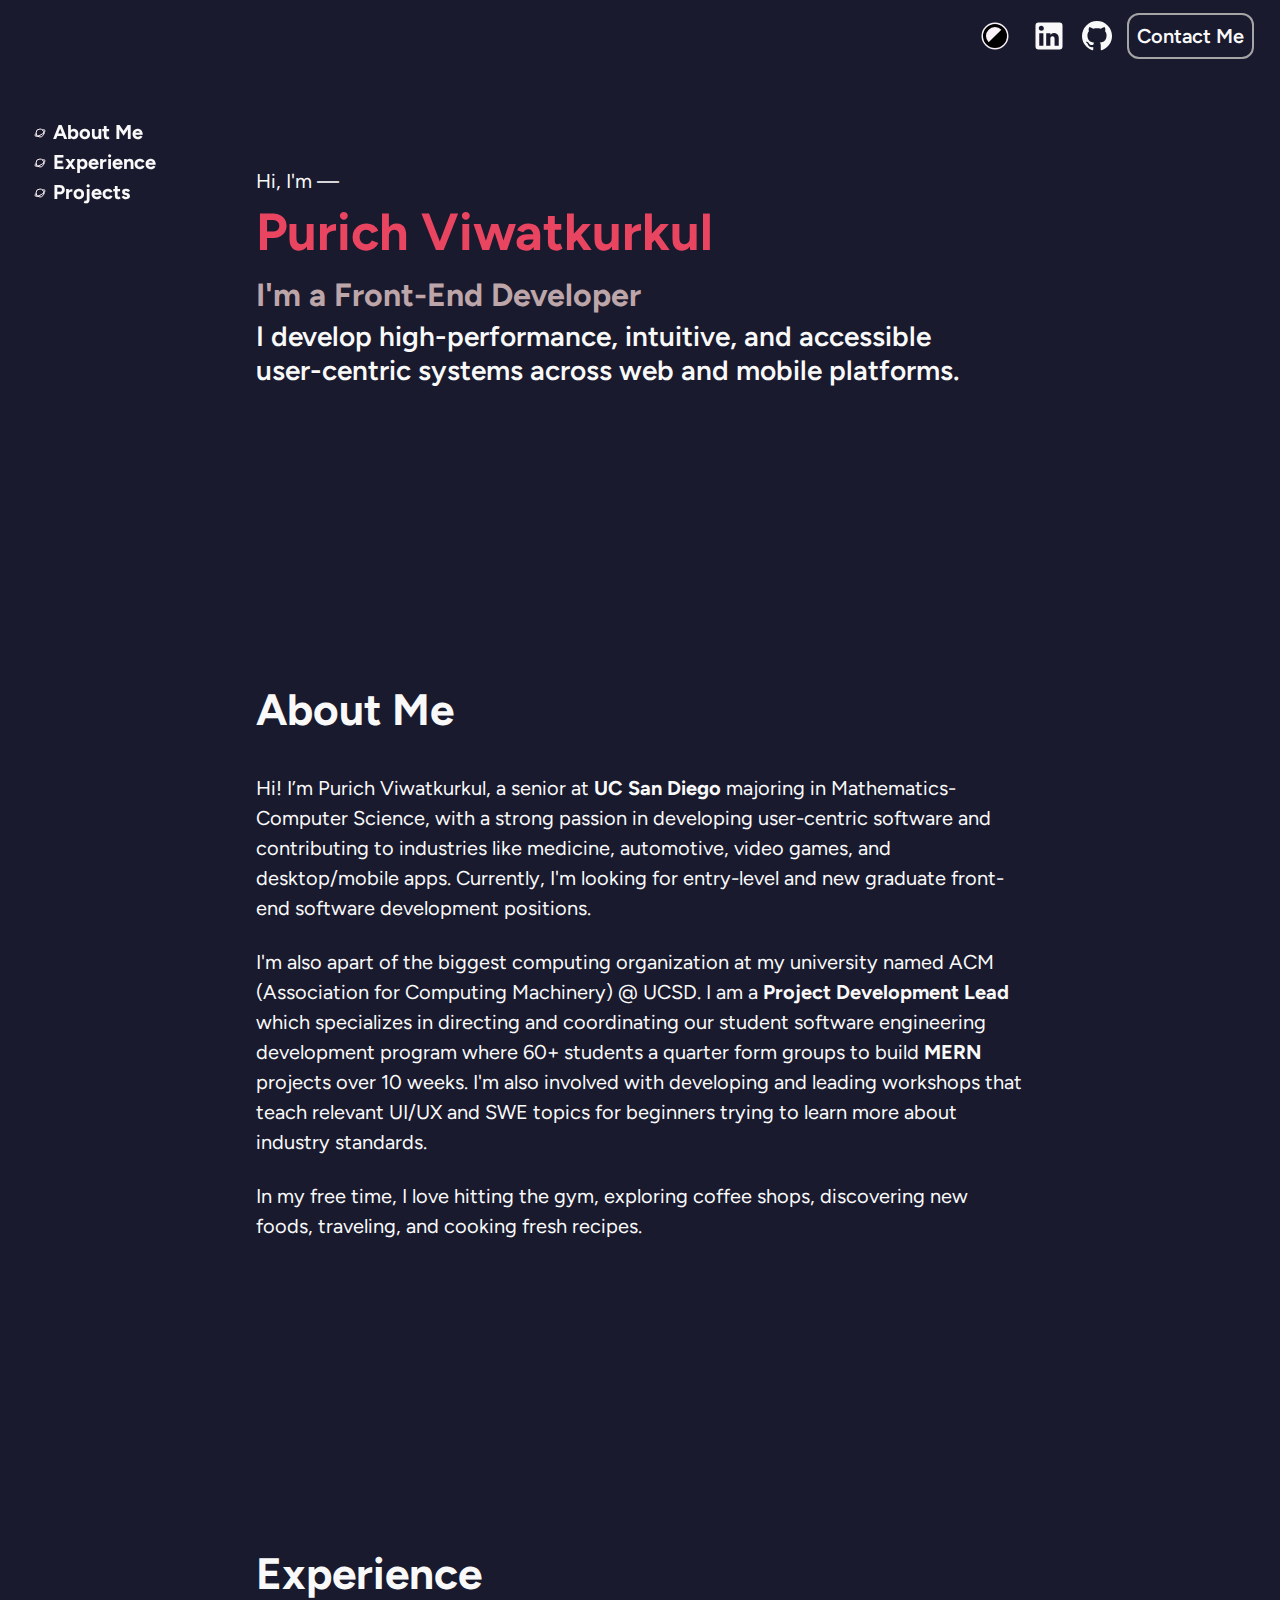
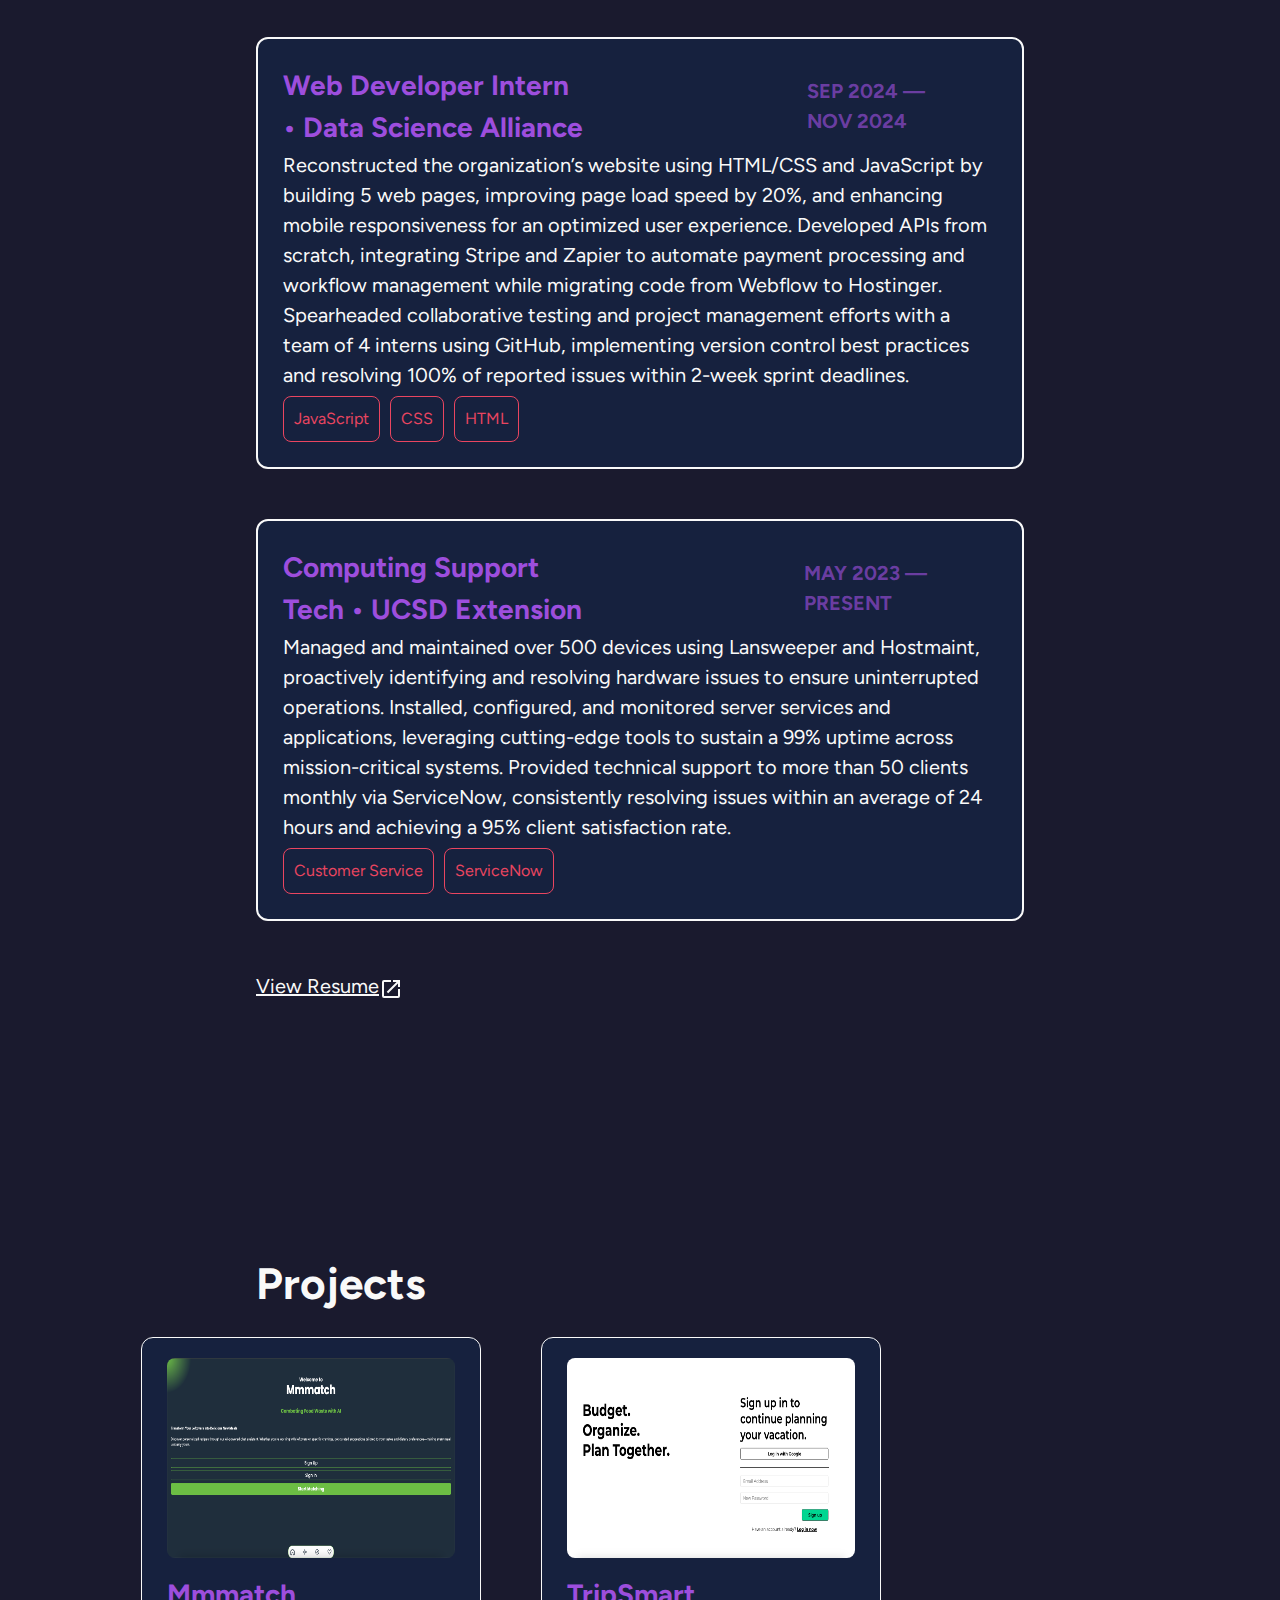
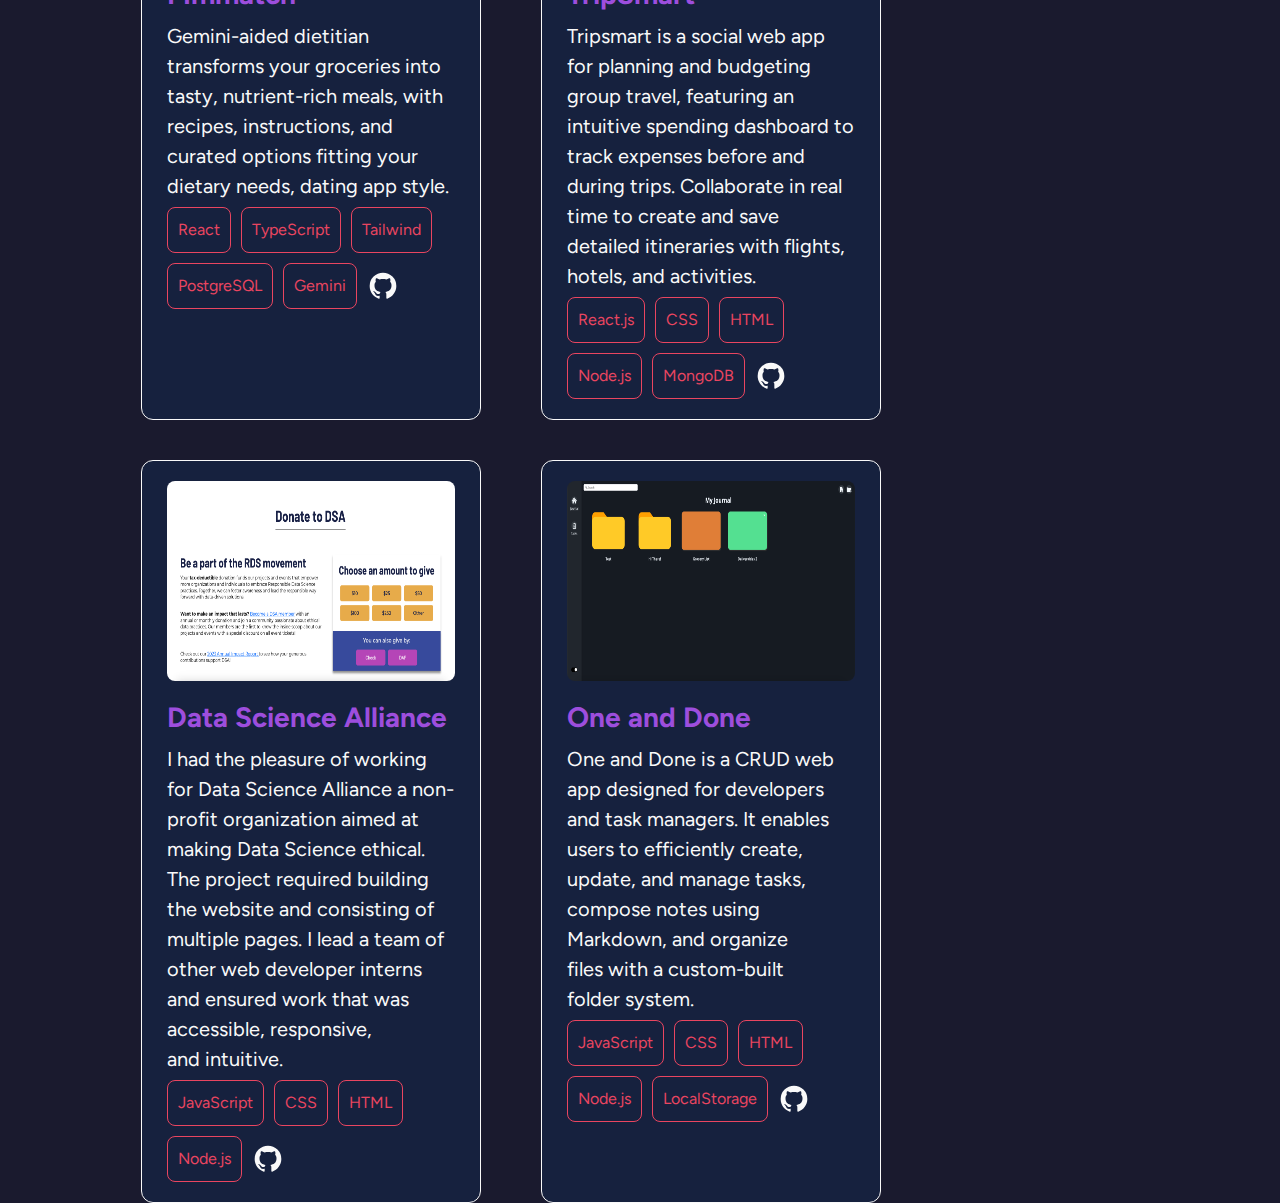
<file: index.html>
<!DOCTYPE html>
<html lang="en">
<head>
    <meta charset="UTF-8">
    <meta name="viewport" content="width=device-width, initial-scale=1.0">
    <meta name="description" content="Personal Portfolio Website">
    <meta name="keywords" content="Portfolio,HTML,CSS,JavaScript,UI,UX,Developer, Web">
    <title>Purich's Portfolio</title>
    <link rel="preconnect" href="https://fonts.googleapis.com">
    <link rel="preconnect" href="https://fonts.gstatic.com" crossorigin>
    <link href="https://fonts.googleapis.com/css2?family=Space+Grotesk:wght@300..700&display=swap" rel="stylesheet">
    <link href="https://fonts.googleapis.com/css2?family=Figtree:ital,wght@0,300..900;1,300..900&display=swap" rel="stylesheet">
    <link rel="stylesheet" href="./styles/vars.css">
    <link rel="stylesheet" href="./styles/index.css">
    <link rel="stylesheet" href="./styles/about.css">
    <link rel="stylesheet" href="./styles/projects.css">
    <link rel="stylesheet" href="./styles/experience.css">

</head>
<body >
    <nav>
        <button title="light/dark switch" class="themeButton">
            <svg id="theme-icon" xmlns="http://www.w3.org/2000/svg" width="24" height="24" viewBox="0 0 24 24"><g fill="currentColor"><circle cx="12" cy="12" r="8.5" stroke="#fff5fcfa" stroke-width="1"/><path fill="#fff5fcfa" d="M16.243 7.757a6 6 0 1 0-8.486 8.486L12 12z"/></g></svg>
        </button>
        <a href="https://www.linkedin.com/in/purich-viwatkurkul/">
            <svg role="img" id="linkedIn" xmlns="http://www.w3.org/2000/svg" width="24" height="24" viewBox="0 0 24 24">
                <title>LinkedIn Logo Hyperlink</title>
                <path fill="currentColor" d="M19 3a2 2 0 0 1 2 2v14a2 2 0 0 1-2 2H5a2 2 0 0 1-2-2V5a2 2 0 0 1 2-2zm-.5 15.5v-5.3a3.26 3.26 0 0 0-3.26-3.26c-.85 0-1.84.52-2.32 1.3v-1.11h-2.79v8.37h2.79v-4.93c0-.77.62-1.4 1.39-1.4a1.4 1.4 0 0 1 1.4 1.4v4.93zM6.88 8.56a1.68 1.68 0 0 0 1.68-1.68c0-.93-.75-1.69-1.68-1.69a1.69 1.69 0 0 0-1.69 1.69c0 .93.76 1.68 1.69 1.68m1.39 9.94v-8.37H5.5v8.37z"/>
            </svg>
        </a>
        <a href="https://github.com/pviwatkurkul">
            <svg role="img" id="github" xmlns="http://www.w3.org/2000/svg" width="24" height="24" viewBox="0 0 24 24">
                <title>Github Logo Hyperlink</title>
                <path fill="currentColor" d="M12 2A10 10 0 0 0 2 12c0 4.42 2.87 8.17 6.84 9.5c.5.08.66-.23.66-.5v-1.69c-2.77.6-3.36-1.34-3.36-1.34c-.46-1.16-1.11-1.47-1.11-1.47c-.91-.62.07-.6.07-.6c1 .07 1.53 1.03 1.53 1.03c.87 1.52 2.34 1.07 2.91.83c.09-.65.35-1.09.63-1.34c-2.22-.25-4.55-1.11-4.55-4.92c0-1.11.38-2 1.03-2.71c-.1-.25-.45-1.29.1-2.64c0 0 .84-.27 2.75 1.02c.79-.22 1.65-.33 2.5-.33s1.71.11 2.5.33c1.91-1.29 2.75-1.02 2.75-1.02c.55 1.35.2 2.39.1 2.64c.65.71 1.03 1.6 1.03 2.71c0 3.82-2.34 4.66-4.57 4.91c.36.31.69.92.69 1.85V21c0 .27.16.59.67.5C19.14 20.16 22 16.42 22 12A10 10 0 0 0 12 2"/></svg>
        </a>
        <a href="./contact.html">
            <button id="contact-button">Contact Me</button>
        </a>
    </nav>
    <aside class="navigation">
        <ul>
            <li><a href="#about-body">About Me</a></li>
            <li><a href="#experience">Experience</a></li>
            <li><a href="#projects">Projects</a></li>
        </ul>
    </aside>
    <header id="about-me">
        <p>Hi, I'm &mdash; </p>
        <h1>Purich Viwatkurkul
        </h1>
        <h3>
            I'm a Front-End Developer
        </h3>
        <h4>
            I develop high-performance, intuitive, and accessible user-centric systems across web and mobile platforms.
        </h4>

        <section id="about-body">
            <h2>About Me</h2>
            <p>
                Hi! I’m Purich Viwatkurkul, a senior at <strong>UC San Diego</strong> majoring in Mathematics-Computer Science, with a strong passion in developing user-centric software and contributing to industries like medicine, automotive, video games, and desktop/mobile apps. Currently, I'm looking for entry-level and new graduate front-end software development positions.
            </p>
            <br>
            <p>
                I'm also apart of the biggest computing organization at my university named <abbr>ACM</abbr> (Association for Computing Machinery) @ UCSD. I am a <b>Project Development Lead </b> which specializes in directing and coordinating our student software engineering development program where 60+ students a quarter form groups to build <b>MERN</b> projects over 10 weeks. I'm also involved with developing and leading workshops that teach relevant UI/UX and SWE topics for beginners trying to learn more about industry standards. 
            </p>
            <br>
            <p>
                In my free time, I love hitting the gym, exploring coffee shops, discovering new foods, traveling, and cooking fresh recipes.
            </p>
        </section>
    
    </header>

    <main id="experience">
        <h2>Experience</h2>
        <div id="experience-one">
            <div class="jobHeader">
                <h4>Web Developer Intern &#x2022; Data Science Alliance</h4>
                <p>SEP 2024 &mdash; NOV 2024</p>
            </div>
            <p>
                Reconstructed the organization’s website using HTML/CSS and JavaScript by building 5 web pages, improving page load speed by 20%, and enhancing mobile responsiveness for an optimized user experience. Developed APIs from scratch, integrating Stripe and Zapier to automate payment processing and workflow management while migrating code from Webflow to Hostinger. Spearheaded collaborative testing and project management efforts with a team of 4 interns using GitHub, implementing version control best practices and resolving 100% of reported issues within 2-week sprint deadlines.
            </p>
            <div class="toolTags">
                <p class="tag" id="tag-one">
                    JavaScript
                </p>
                <p class="tag" id="tag-two">
                    CSS
                </p>
                <p class="tag" id="tag-three">
                    HTML
                </p>
            </div>
        </div>
        <div id="experience-two">
            <div class="jobHeader">
                <h4>Computing Support Tech &#x2022; UCSD Extension</h4>
                <p>MAY 2023 &mdash; PRESENT</p>
            </div>
            <p>
                Managed and maintained over 500 devices using Lansweeper and Hostmaint, proactively identifying and resolving hardware issues to ensure uninterrupted operations. Installed, configured, and monitored server services and applications, leveraging cutting-edge tools to sustain a 99% uptime across mission-critical systems. Provided technical support to more than 50 clients monthly via ServiceNow, consistently resolving issues within an average of 24 hours and achieving a 95% client satisfaction rate.
            </p>
            <div class="toolTags">
                <p class="tag" id="tag-one">
                    Customer Service
                </p>
                <p class="tag" id="tag-two">
                    ServiceNow
                </p>
            </div>
        </div>
        <a id="resume" href="https://drive.google.com/file/d/1QXQSsbwClw6uoYWAVfK2a7yZiWY4rLha/view?usp=drive_link">
            <p>            View Resume
            </p>
            <svg xmlns="http://www.w3.org/2000/svg" width="24" height="24" viewBox="0 0 24 24"><path fill="currentColor" d="M14 3v2h3.59l-9.83 9.83l1.41 1.41L19 6.41V10h2V3m-2 16H5V5h7V3H5a2 2 0 0 0-2 2v14a2 2 0 0 0 2 2h14a2 2 0 0 0 2-2v-7h-2z"/></svg>
        </a>
    </main>

    <div id="projects">
        <h2>Projects</h2>
        <div class="projectContainer">
            <div class="projectCard">
                <picture>
                    <source srcset="./assets/mmmatch.png"/>
                    <img src="./assets/mmmatch.png" alt="Project 4 Web Application Screenshot" width="100%" />
                </picture>       
                <h4>
                Mmmatch
                </h4>
                <p>
                    Gemini-aided dietitian transforms your groceries into tasty, nutrient-rich meals, with recipes, instructions, and curated options fitting your dietary needs, dating app style.
                </p>
                <div class="projectTags">
                    <p class="tag">
                        React
                    </p>
                    <p class="tag">
                        TypeScript
                    </p>
                    <p class="tag">
                        Tailwind
                    </p>
                    <p class="tag">
                        PostgreSQL
                    </p>
                    <p class="tag">
                        Gemini
                    </p>
                    <a class="githubProject" href="https://github.com/pviwatkurkul/Mmmatch">
                        <svg class="githubHyperLink" role="img" xmlns="http://www.w3.org/2000/svg" width="24" height="24" viewBox="0 0 24 24">
                            <title>Github Logo Hyperlink</title>
                            <path fill="currentColor" d="M12 2A10 10 0 0 0 2 12c0 4.42 2.87 8.17 6.84 9.5c.5.08.66-.23.66-.5v-1.69c-2.77.6-3.36-1.34-3.36-1.34c-.46-1.16-1.11-1.47-1.11-1.47c-.91-.62.07-.6.07-.6c1 .07 1.53 1.03 1.53 1.03c.87 1.52 2.34 1.07 2.91.83c.09-.65.35-1.09.63-1.34c-2.22-.25-4.55-1.11-4.55-4.92c0-1.11.38-2 1.03-2.71c-.1-.25-.45-1.29.1-2.64c0 0 .84-.27 2.75 1.02c.79-.22 1.65-.33 2.5-.33s1.71.11 2.5.33c1.91-1.29 2.75-1.02 2.75-1.02c.55 1.35.2 2.39.1 2.64c.65.71 1.03 1.6 1.03 2.71c0 3.82-2.34 4.66-4.57 4.91c.36.31.69.92.69 1.85V21c0 .27.16.59.67.5C19.14 20.16 22 16.42 22 12A10 10 0 0 0 12 2"/></svg>
                    </a>
                </div>
            </div>
            <div class="projectCard">
                <picture>
                    <source srcset="./assets/tripsmart.png"/>
                    <img src="./assets/tripsmart.png" alt="Project 1 Web Application Screenshot" width="100%" />
                </picture>       
                <h4>
                TripSmart
                </h4>
                <p>
                    Tripsmart is a social web app for planning and budgeting group travel, featuring an intuitive spending dashboard to track expenses before and during trips. Collaborate in real time to create and save detailed itineraries with flights, hotels, and activities.
                </p>
                <div class="projectTags">
                    <p class="tag">
                        React.js
                    </p>
                    <p class="tag" >
                        CSS
                    </p>
                    <p class="tag" >
                        HTML
                    </p>
                    <p class="tag" >
                        Node.js
                    </p>
                    <p class="tag" >
                        MongoDB
                    </p>
                    <a class="githubProject" href="https://github.com/pviwatkurkul/tripsmart">
                        <svg class="githubHyperLink" role="img" xmlns="http://www.w3.org/2000/svg" width="24" height="24" viewBox="0 0 24 24">
                            <title>Github Logo Hyperlink</title>
                            <path fill="currentColor" d="M12 2A10 10 0 0 0 2 12c0 4.42 2.87 8.17 6.84 9.5c.5.08.66-.23.66-.5v-1.69c-2.77.6-3.36-1.34-3.36-1.34c-.46-1.16-1.11-1.47-1.11-1.47c-.91-.62.07-.6.07-.6c1 .07 1.53 1.03 1.53 1.03c.87 1.52 2.34 1.07 2.91.83c.09-.65.35-1.09.63-1.34c-2.22-.25-4.55-1.11-4.55-4.92c0-1.11.38-2 1.03-2.71c-.1-.25-.45-1.29.1-2.64c0 0 .84-.27 2.75 1.02c.79-.22 1.65-.33 2.5-.33s1.71.11 2.5.33c1.91-1.29 2.75-1.02 2.75-1.02c.55 1.35.2 2.39.1 2.64c.65.71 1.03 1.6 1.03 2.71c0 3.82-2.34 4.66-4.57 4.91c.36.31.69.92.69 1.85V21c0 .27.16.59.67.5C19.14 20.16 22 16.42 22 12A10 10 0 0 0 12 2"/></svg>
                    </a>
                </div>
            </div>
            <div class="projectCard">
                <picture>
                    <source srcset="./assets/dsa.png"/>
                    <img src="./assets/dsa.png" alt="Project 2 Web Application Screenshot" width="100%" />
                </picture>       
                <h4>
                Data Science Alliance
                </h4>
                <p>
                    I had the pleasure of working for Data Science Alliance a non-profit organization aimed at making Data Science ethical. The project required building the website and consisting of multiple pages. I lead a team of other web developer interns and ensured work that was accessible, responsive, and intuitive. 
                </p>
                <div class="projectTags">
                    <p class="tag">
                        JavaScript
                    </p>
                    <p class="tag" >
                        CSS
                    </p>
                    <p class="tag" >
                        HTML
                    </p>
                    <p class="tag" >
                        Node.js
                    </p>
                    <a class="githubProject" href="https://github.com/pviwatkurkul/DSA-Alliance-Page-Rebuild">
                        <svg class="githubHyperLink" role="img" xmlns="http://www.w3.org/2000/svg" width="24" height="24" viewBox="0 0 24 24">
                            <title>Github Logo Hyperlink</title>
                            <path fill="currentColor" d="M12 2A10 10 0 0 0 2 12c0 4.42 2.87 8.17 6.84 9.5c.5.08.66-.23.66-.5v-1.69c-2.77.6-3.36-1.34-3.36-1.34c-.46-1.16-1.11-1.47-1.11-1.47c-.91-.62.07-.6.07-.6c1 .07 1.53 1.03 1.53 1.03c.87 1.52 2.34 1.07 2.91.83c.09-.65.35-1.09.63-1.34c-2.22-.25-4.55-1.11-4.55-4.92c0-1.11.38-2 1.03-2.71c-.1-.25-.45-1.29.1-2.64c0 0 .84-.27 2.75 1.02c.79-.22 1.65-.33 2.5-.33s1.71.11 2.5.33c1.91-1.29 2.75-1.02 2.75-1.02c.55 1.35.2 2.39.1 2.64c.65.71 1.03 1.6 1.03 2.71c0 3.82-2.34 4.66-4.57 4.91c.36.31.69.92.69 1.85V21c0 .27.16.59.67.5C19.14 20.16 22 16.42 22 12A10 10 0 0 0 12 2"/></svg>
                    </a>
                </div>
            </div>
            <div class="projectCard">
                <picture>
                    <source srcset="./assets/onedone.png"/>
                    <img src="./assets/onedone.png" alt="Project 3 Web Application Screenshot" width="100%"/>
                </picture>       
                <h4>
                One and Done
                </h4>
                <p>
                    One and Done is a CRUD web app designed for developers and task managers. It enables users to efficiently create, update, and manage tasks, compose notes using Markdown, and organize files with a custom-built folder system.
                </p>
                <div class="projectTags">
                    <p class="tag" >
                        JavaScript
                    </p>
                    <p class="tag" >
                        CSS
                    </p>
                    <p class="tag" >
                        HTML
                    </p>
                    <p class="tag">
                        Node.js
                    </p >
                    <p class="tag">
                        LocalStorage
                    </p >
                    <a class="githubProject" class="githubProject" href="https://github.com/pviwatkurkul/One-and-Done">
                        <svg class="githubHyperLink" role="img" xmlns="http://www.w3.org/2000/svg" width="24" height="24" viewBox="0 0 24 24">
                            <title>Github Logo Hyperlink</title>
                            <path fill="currentColor" d="M12 2A10 10 0 0 0 2 12c0 4.42 2.87 8.17 6.84 9.5c.5.08.66-.23.66-.5v-1.69c-2.77.6-3.36-1.34-3.36-1.34c-.46-1.16-1.11-1.47-1.11-1.47c-.91-.62.07-.6.07-.6c1 .07 1.53 1.03 1.53 1.03c.87 1.52 2.34 1.07 2.91.83c.09-.65.35-1.09.63-1.34c-2.22-.25-4.55-1.11-4.55-4.92c0-1.11.38-2 1.03-2.71c-.1-.25-.45-1.29.1-2.64c0 0 .84-.27 2.75 1.02c.79-.22 1.65-.33 2.5-.33s1.71.11 2.5.33c1.91-1.29 2.75-1.02 2.75-1.02c.55 1.35.2 2.39.1 2.64c.65.71 1.03 1.6 1.03 2.71c0 3.82-2.34 4.66-4.57 4.91c.36.31.69.92.69 1.85V21c0 .27.16.59.67.5C19.14 20.16 22 16.42 22 12A10 10 0 0 0 12 2"/></svg>
                    </a>
                </div>
            </div>
        </div>
    </div>
    <noscript>Light Mode will not work with JavaScript off! Please turn on JavaScript to enable functionality</noscript>

    <script>

        document.addEventListener("DOMContentLoaded", () =>{
            let toggleButton = document.getElementsByClassName("themeButton")[0];
            const htmlElement = document.documentElement;

            const storedTheme = localStorage.getItem("theme") || "default";
            htmlElement.setAttribute("data-theme", storedTheme);

            toggleButton.addEventListener("click", () => {
                const currentTheme = htmlElement.getAttribute("data-theme");
                const newTheme = currentTheme === "default" ? "light" : "default";

                htmlElement.setAttribute("data-theme", newTheme);
                localStorage.setItem("theme", newTheme);
            });
        });

    </script>

</body>
</html>
</file>
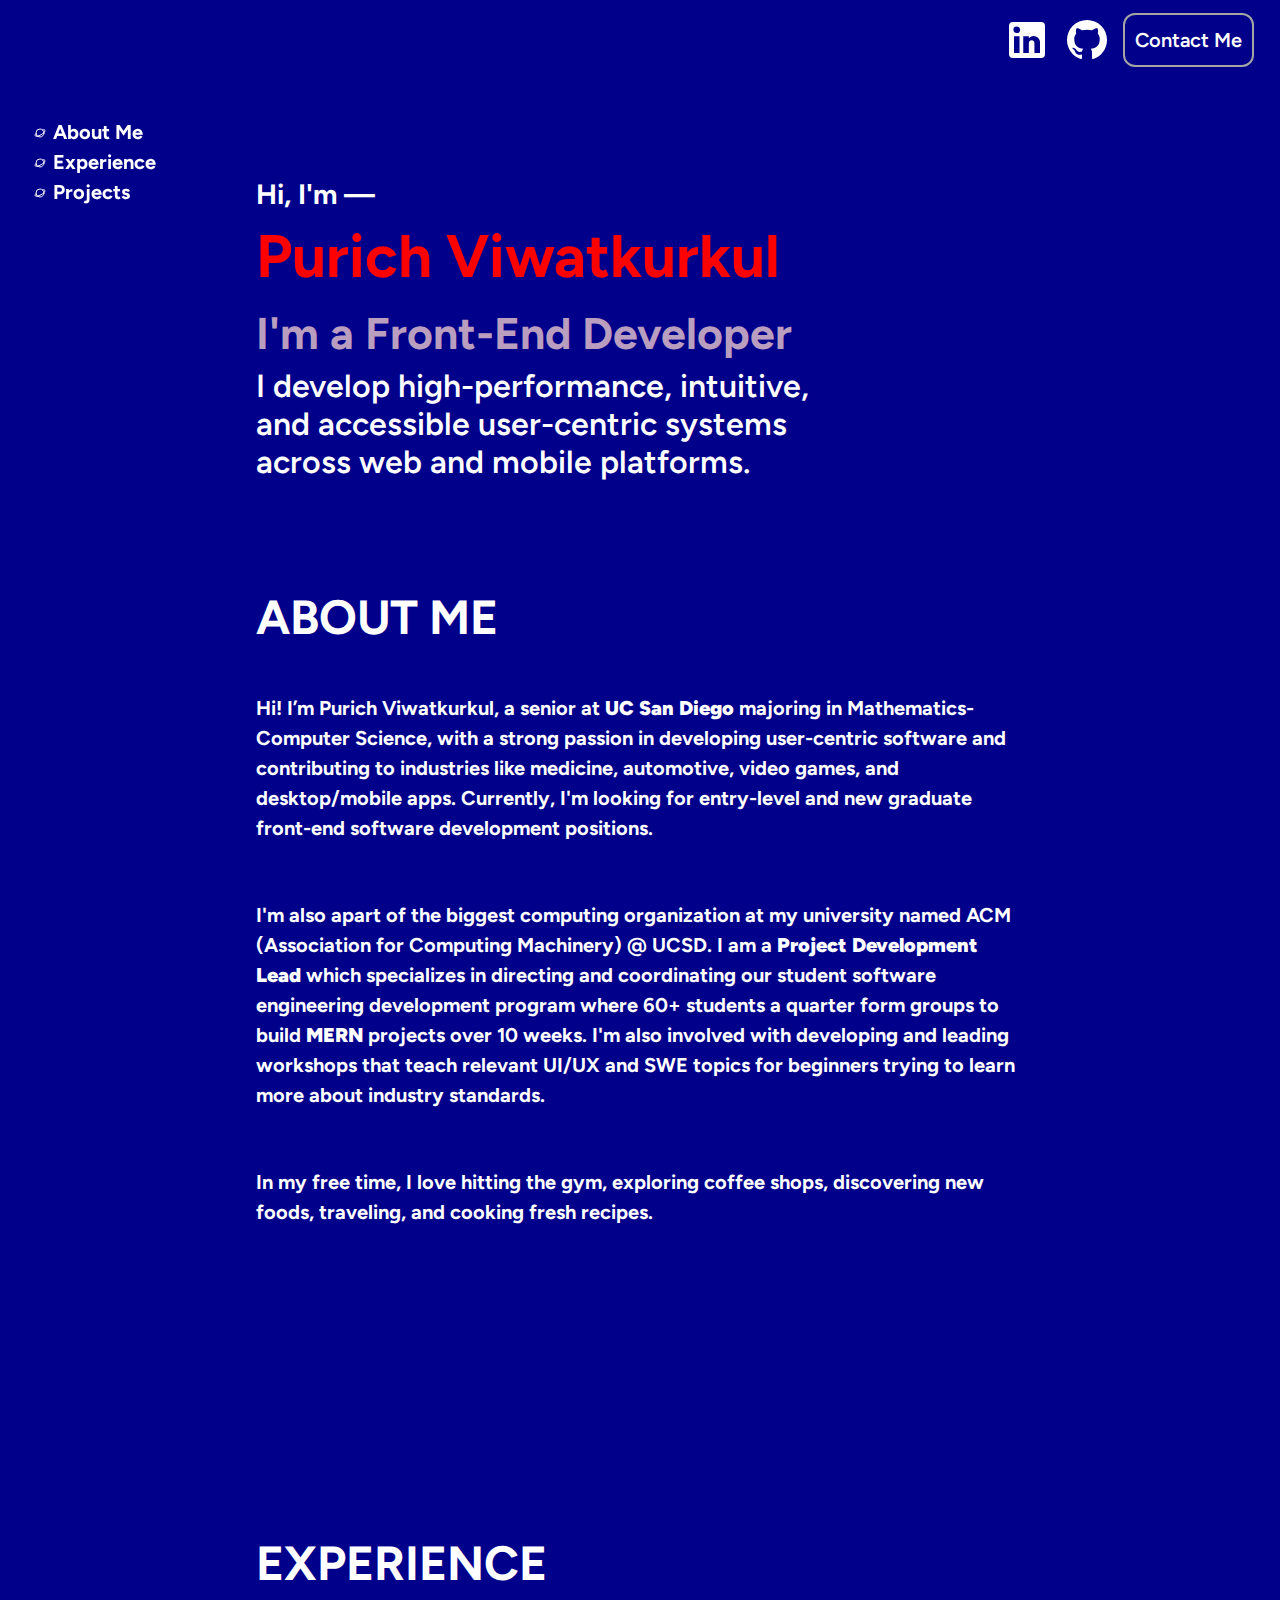
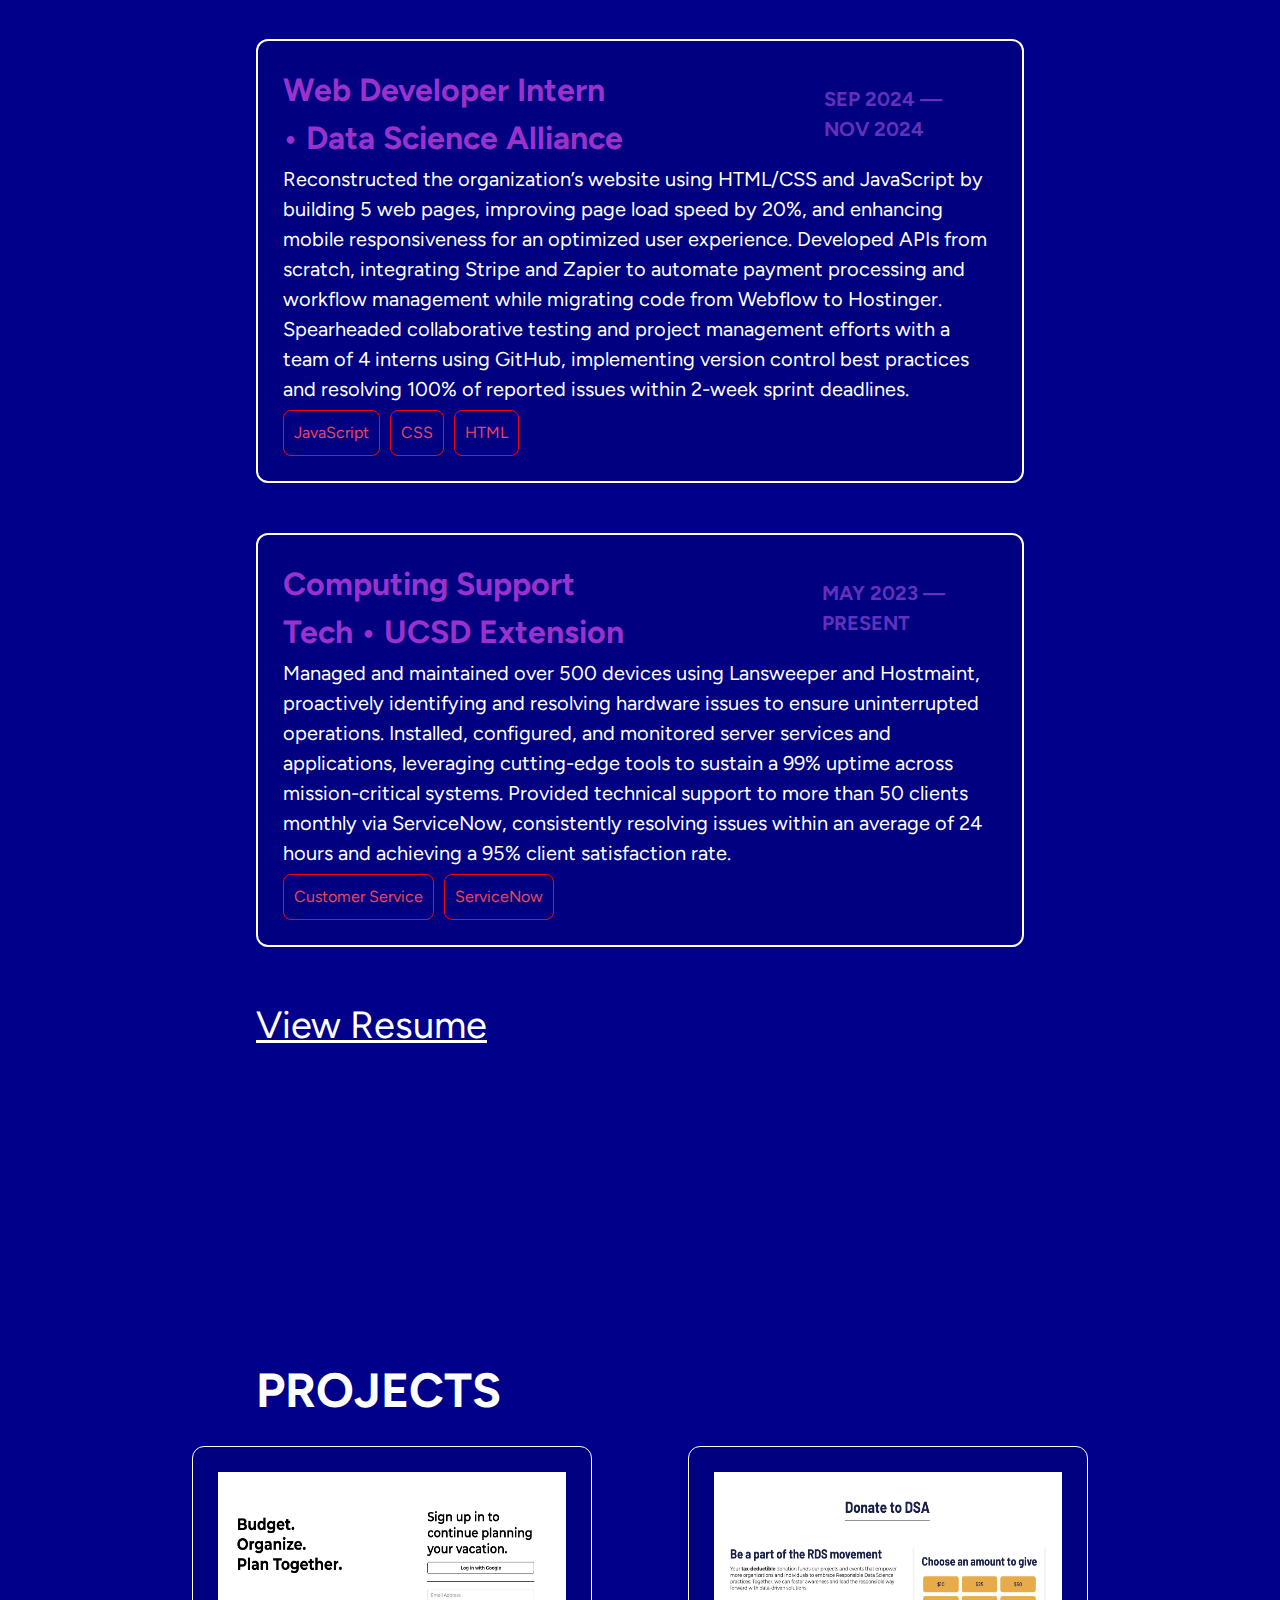
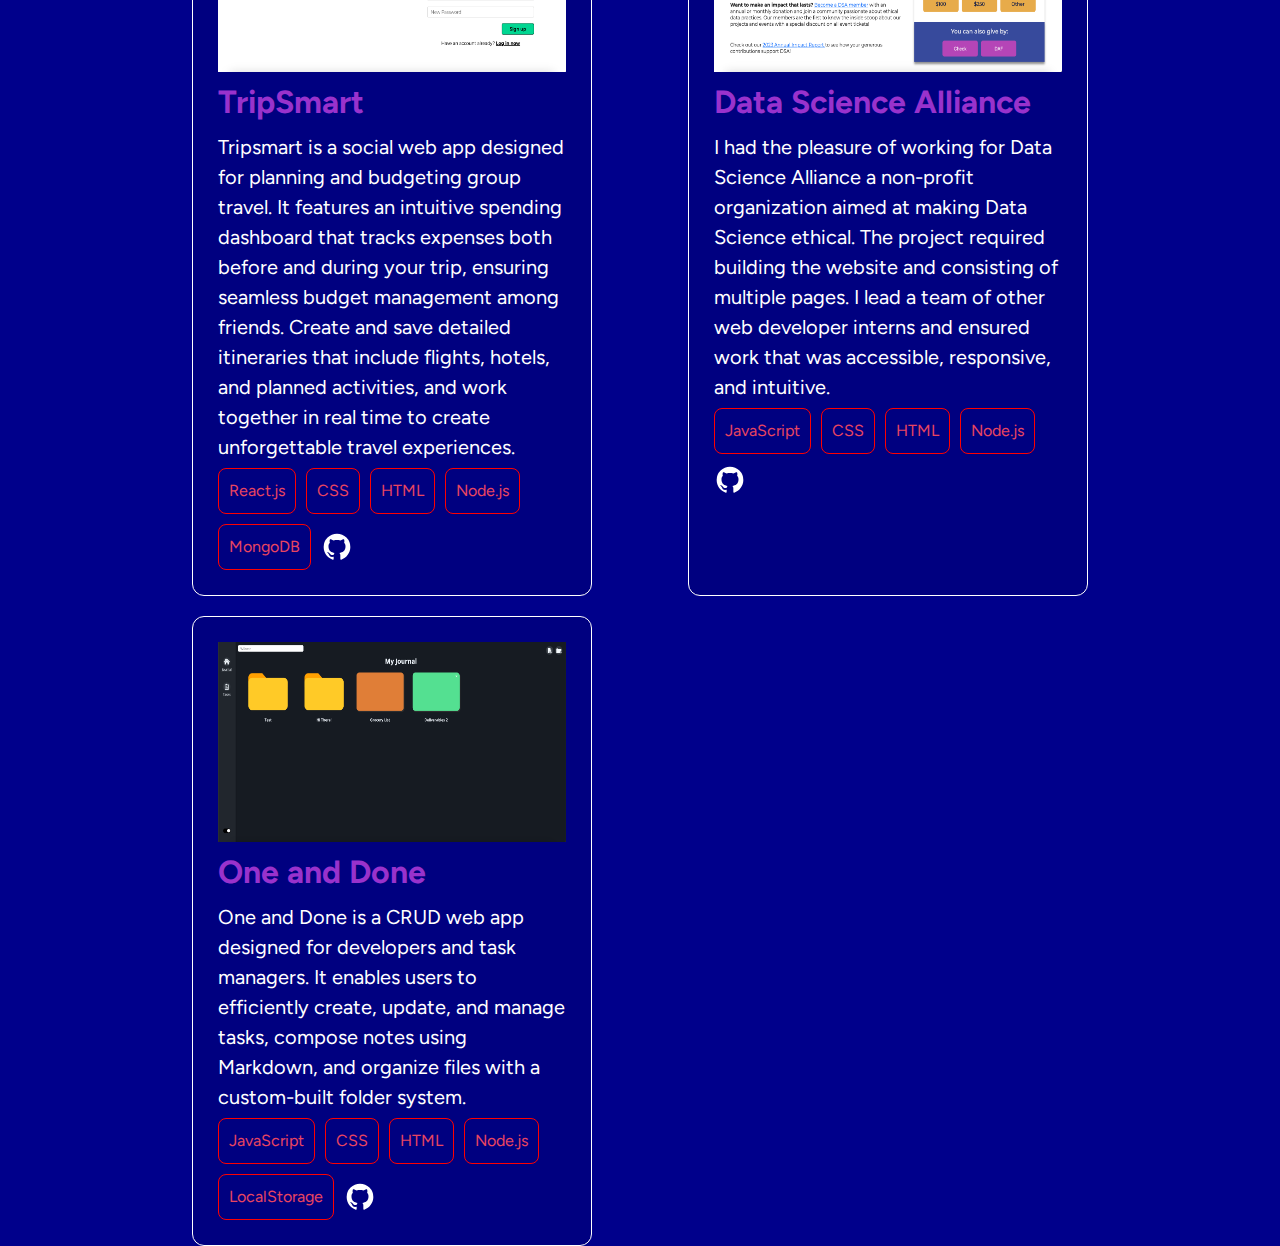
<file: src/index.html>
<!DOCTYPE html>
<html lang="en">
<head>
    <meta charset="UTF-8">
    <meta name="viewport" content="width=device-width, initial-scale=1.0">
    <meta name="description" content="Personal Portfolio Website">
    <meta name="keywords" content="Portfolio,HTML,CSS,JavaScript,UI,UX,Developer, Web">
    <title>Purich's Portfolio</title>
    <link rel="preconnect" href="https://fonts.googleapis.com">
    <link rel="preconnect" href="https://fonts.gstatic.com" crossorigin>
    <link href="https://fonts.googleapis.com/css2?family=Space+Grotesk:wght@300..700&display=swap" rel="stylesheet">
    <link href="https://fonts.googleapis.com/css2?family=Figtree:ital,wght@0,300..900;1,300..900&display=swap" rel="stylesheet">
    <link rel="stylesheet" href="./styles/vars.css">
    <link rel="stylesheet" href="./styles/index.css">
    <link rel="stylesheet" href="./styles/about.css">
    <link rel="stylesheet" href="./styles/projects.css">
    <link rel="stylesheet" href="./styles/experience.css">


    <style>
        #projectOne,#projectTwo,#projectThree{
            border-color:black; 
            border-style:solid; 
            border-width:2px;
        }
    </style>

</head>
<body>
    <nav>
            <a href="https://www.linkedin.com/in/purich-viwatkurkul/">
                <svg role="img" id="linkedIn" xmlns="http://www.w3.org/2000/svg" width="24" height="24" viewBox="0 0 24 24">
                    <title>LinkedIn Logo Hyperlink</title>
                    <path fill="currentColor" d="M19 3a2 2 0 0 1 2 2v14a2 2 0 0 1-2 2H5a2 2 0 0 1-2-2V5a2 2 0 0 1 2-2zm-.5 15.5v-5.3a3.26 3.26 0 0 0-3.26-3.26c-.85 0-1.84.52-2.32 1.3v-1.11h-2.79v8.37h2.79v-4.93c0-.77.62-1.4 1.39-1.4a1.4 1.4 0 0 1 1.4 1.4v4.93zM6.88 8.56a1.68 1.68 0 0 0 1.68-1.68c0-.93-.75-1.69-1.68-1.69a1.69 1.69 0 0 0-1.69 1.69c0 .93.76 1.68 1.69 1.68m1.39 9.94v-8.37H5.5v8.37z"/>
                </svg>
            </a>
            <a href="https://github.com/pviwatkurkul">
                <svg role="img" id="github" xmlns="http://www.w3.org/2000/svg" width="24" height="24" viewBox="0 0 24 24">
                    <title>Github Logo Hyperlink</title>
                    <path fill="currentColor" d="M12 2A10 10 0 0 0 2 12c0 4.42 2.87 8.17 6.84 9.5c.5.08.66-.23.66-.5v-1.69c-2.77.6-3.36-1.34-3.36-1.34c-.46-1.16-1.11-1.47-1.11-1.47c-.91-.62.07-.6.07-.6c1 .07 1.53 1.03 1.53 1.03c.87 1.52 2.34 1.07 2.91.83c.09-.65.35-1.09.63-1.34c-2.22-.25-4.55-1.11-4.55-4.92c0-1.11.38-2 1.03-2.71c-.1-.25-.45-1.29.1-2.64c0 0 .84-.27 2.75 1.02c.79-.22 1.65-.33 2.5-.33s1.71.11 2.5.33c1.91-1.29 2.75-1.02 2.75-1.02c.55 1.35.2 2.39.1 2.64c.65.71 1.03 1.6 1.03 2.71c0 3.82-2.34 4.66-4.57 4.91c.36.31.69.92.69 1.85V21c0 .27.16.59.67.5C19.14 20.16 22 16.42 22 12A10 10 0 0 0 12 2"/></svg>
            </a>
            <a href="">
                <button id="contact-button">Contact Me</button>
            </a>
    </nav>
    <aside class="navigation">
        <ul>
            <li><a href="#about-me">About Me</a></li>
            <li><a href="#experience">Experience</a></li>
            <li><a href="#projects">Projects</a></li>
        </ul>
    </aside>
    <header id="about-me">
        <p>Hi, I'm &mdash; </p>
        <h1>Purich Viwatkurkul
        </h1>
        <h3>
            I'm a Front-End Developer
        </h3>
        <h4>
            I develop high-performance, intuitive, and accessible user-centric systems across web and mobile platforms.
        </h4>

        <section>
            <h2>ABOUT ME</h2>
            <p>
                Hi! I’m Purich Viwatkurkul, a senior at <strong>UC San Diego</strong> majoring in Mathematics-Computer Science, with a strong passion in developing user-centric software and contributing to industries like medicine, automotive, video games, and desktop/mobile apps. Currently, I'm looking for entry-level and new graduate front-end software development positions.
            </p>
            <br>
            <p>
                I'm also apart of the biggest computing organization at my university named <abbr>ACM</abbr> (Association for Computing Machinery) @ UCSD. I am a <b>Project Development Lead </b> which specializes in directing and coordinating our student software engineering development program where 60+ students a quarter form groups to build <b>MERN</b> projects over 10 weeks. I'm also involved with developing and leading workshops that teach relevant UI/UX and SWE topics for beginners trying to learn more about industry standards. 
            </p>
            <br>
            <p>
                In my free time, I love hitting the gym, exploring coffee shops, discovering new foods, traveling, and cooking fresh recipes.
            </p>
        </section>
    
    </header>

    <main id="experience">
        <h2>EXPERIENCE</h2>
        <div id="experience-one">
            <div class="jobHeader">
                <h4>Web Developer Intern &#x2022; Data Science Alliance</h4>
                <p>SEP 2024 &mdash; NOV 2024</p>
            </div>
            <p>
                Reconstructed the organization’s website using HTML/CSS and JavaScript by building 5 web pages, improving page load speed by 20%, and enhancing mobile responsiveness for an optimized user experience. Developed APIs from scratch, integrating Stripe and Zapier to automate payment processing and workflow management while migrating code from Webflow to Hostinger. Spearheaded collaborative testing and project management efforts with a team of 4 interns using GitHub, implementing version control best practices and resolving 100% of reported issues within 2-week sprint deadlines.
            </p>
            <div class="toolTags">
                <p class="tag" id="tag-one">
                    JavaScript
                </p>
                <p class="tag" id="tag-two">
                    CSS
                </p>
                <p class="tag" id="tag-three">
                    HTML
                </p>
            </div>
        </div>
        <div id="experience-two">
            <div class="jobHeader">
                <h4>Computing Support Tech &#x2022; UCSD Extension</h4>
                <p>MAY 2023 &mdash; PRESENT</p>
            </div>
            <p>
                Managed and maintained over 500 devices using Lansweeper and Hostmaint, proactively identifying and resolving hardware issues to ensure uninterrupted operations. Installed, configured, and monitored server services and applications, leveraging cutting-edge tools to sustain a 99% uptime across mission-critical systems. Provided technical support to more than 50 clients monthly via ServiceNow, consistently resolving issues within an average of 24 hours and achieving a 95% client satisfaction rate.
            </p>
            <div class="toolTags">
                <p class="tag" id="tag-one">
                    Customer Service
                </p>
                <p class="tag" id="tag-two">
                    ServiceNow
                </p>
            </div>
        </div>
        <a id="resume" href="./assets/Resume.pdf">
            View Resume
        </a>
    </main>

    <div id="projects">
        <h2>PROJECTS</h2>
        <div class="projectContainer">
            <div id="project-one">
                <picture>
                    <source srcset="./assets/tripsmart.png"/>
                    <img src="./assets/tripsmart.png" alt="Project 1 Web Application Screenshot" width="100%" height="200"/>
                </picture>       
                <h4>
                TripSmart
                </h4>
                <p>
                    Tripsmart is a social web app designed for planning and budgeting group travel. It features an intuitive spending dashboard that tracks expenses both before and during your trip, ensuring seamless budget management among friends. Create and save detailed itineraries that include flights, hotels, and planned activities, and work together in real time to create unforgettable travel experiences.
                </p>
                <div class="projectTags">
                    <p class="tag" id="tag-one">
                        React.js
                    </p>
                    <p class="tag" id="tag-two">
                        CSS
                    </p>
                    <p class="tag" id="tag-three">
                        HTML
                    </p>
                    <p class="tag" id="tag-fourth">
                        Node.js
                    </p>
                    <p class="tag" id="tag-fifth">
                        MongoDB
                    </p>
                    <a class="githubProject" href="https://github.com/pviwatkurkul/tripsmart">
                        <svg class="githubHyperLink" role="img" xmlns="http://www.w3.org/2000/svg" width="24" height="24" viewBox="0 0 24 24">
                            <title>Github Logo Hyperlink</title>
                            <path fill="currentColor" d="M12 2A10 10 0 0 0 2 12c0 4.42 2.87 8.17 6.84 9.5c.5.08.66-.23.66-.5v-1.69c-2.77.6-3.36-1.34-3.36-1.34c-.46-1.16-1.11-1.47-1.11-1.47c-.91-.62.07-.6.07-.6c1 .07 1.53 1.03 1.53 1.03c.87 1.52 2.34 1.07 2.91.83c.09-.65.35-1.09.63-1.34c-2.22-.25-4.55-1.11-4.55-4.92c0-1.11.38-2 1.03-2.71c-.1-.25-.45-1.29.1-2.64c0 0 .84-.27 2.75 1.02c.79-.22 1.65-.33 2.5-.33s1.71.11 2.5.33c1.91-1.29 2.75-1.02 2.75-1.02c.55 1.35.2 2.39.1 2.64c.65.71 1.03 1.6 1.03 2.71c0 3.82-2.34 4.66-4.57 4.91c.36.31.69.92.69 1.85V21c0 .27.16.59.67.5C19.14 20.16 22 16.42 22 12A10 10 0 0 0 12 2"/></svg>
                    </a>
                </div>
            </div>
            <div id="project-two">
                <picture>
                    <source srcset="./assets/dsa.png"/>
                    <img src="./assets/dsa.png" alt="Project 2 Web Application Screenshot" width="100%" height="200"/>
                </picture>       
                <h4>
                Data Science Alliance
                </h4>
                <p>
                    I had the pleasure of working for Data Science Alliance a non-profit organization aimed at making Data Science ethical. The project required building the website and consisting of multiple pages. I lead a team of other web developer interns and ensured work that was accessible, responsive, and intuitive. 
                </p>
                <div class="projectTags">
                    <p class="tag" id="tag-one">
                        JavaScript
                    </p>
                    <p class="tag" id="tag-two">
                        CSS
                    </p>
                    <p class="tag" id="tag-three">
                        HTML
                    </p>
                    <p class="tag" id="tag-fourth">
                        Node.js
                    </p>
                    <a class="githubProject" href="https://github.com/pviwatkurkul/DSA-Alliance-Page-Rebuild">
                        <svg class="githubHyperLink" role="img" xmlns="http://www.w3.org/2000/svg" width="24" height="24" viewBox="0 0 24 24">
                            <title>Github Logo Hyperlink</title>
                            <path fill="currentColor" d="M12 2A10 10 0 0 0 2 12c0 4.42 2.87 8.17 6.84 9.5c.5.08.66-.23.66-.5v-1.69c-2.77.6-3.36-1.34-3.36-1.34c-.46-1.16-1.11-1.47-1.11-1.47c-.91-.62.07-.6.07-.6c1 .07 1.53 1.03 1.53 1.03c.87 1.52 2.34 1.07 2.91.83c.09-.65.35-1.09.63-1.34c-2.22-.25-4.55-1.11-4.55-4.92c0-1.11.38-2 1.03-2.71c-.1-.25-.45-1.29.1-2.64c0 0 .84-.27 2.75 1.02c.79-.22 1.65-.33 2.5-.33s1.71.11 2.5.33c1.91-1.29 2.75-1.02 2.75-1.02c.55 1.35.2 2.39.1 2.64c.65.71 1.03 1.6 1.03 2.71c0 3.82-2.34 4.66-4.57 4.91c.36.31.69.92.69 1.85V21c0 .27.16.59.67.5C19.14 20.16 22 16.42 22 12A10 10 0 0 0 12 2"/></svg>
                    </a>
                </div>
            </div>
            <div id="project-three">
                <picture>
                    <source srcset="./assets/onedone.png"/>
                    <img src="./assets/onedone.png" alt="Project 3 Web Application Screenshot" width="100%" height="200"/>
                </picture>       
                <h4>
                One and Done
                </h4>
                <p>
                    One and Done is a CRUD web app designed for developers and task managers. It enables users to efficiently create, update, and manage tasks, compose notes using Markdown, and organize files with a custom-built folder system.
                </p>
                <div class="projectTags">
                    <p class="tag" id="tag-one">
                        JavaScript
                    </p>
                    <p class="tag" id="tag-two">
                        CSS
                    </p>
                    <p class="tag" id="tag-three">
                        HTML
                    </p>
                    <p class="tag" id="tag-fourth">
                        Node.js
                    </p >
                    <p class="tag" id="tag-fourth">
                        LocalStorage
                    </p >
                    <a class="githubProject" class="githubProject" href="https://github.com/pviwatkurkul/One-and-Done">
                        <svg class="githubHyperLink" role="img" xmlns="http://www.w3.org/2000/svg" width="24" height="24" viewBox="0 0 24 24">
                            <title>Github Logo Hyperlink</title>
                            <path fill="currentColor" d="M12 2A10 10 0 0 0 2 12c0 4.42 2.87 8.17 6.84 9.5c.5.08.66-.23.66-.5v-1.69c-2.77.6-3.36-1.34-3.36-1.34c-.46-1.16-1.11-1.47-1.11-1.47c-.91-.62.07-.6.07-.6c1 .07 1.53 1.03 1.53 1.03c.87 1.52 2.34 1.07 2.91.83c.09-.65.35-1.09.63-1.34c-2.22-.25-4.55-1.11-4.55-4.92c0-1.11.38-2 1.03-2.71c-.1-.25-.45-1.29.1-2.64c0 0 .84-.27 2.75 1.02c.79-.22 1.65-.33 2.5-.33s1.71.11 2.5.33c1.91-1.29 2.75-1.02 2.75-1.02c.55 1.35.2 2.39.1 2.64c.65.71 1.03 1.6 1.03 2.71c0 3.82-2.34 4.66-4.57 4.91c.36.31.69.92.69 1.85V21c0 .27.16.59.67.5C19.14 20.16 22 16.42 22 12A10 10 0 0 0 12 2"/></svg>
                    </a>
                </div>
            </div>

        </div>
    </div>


</body>
</html>
</file>
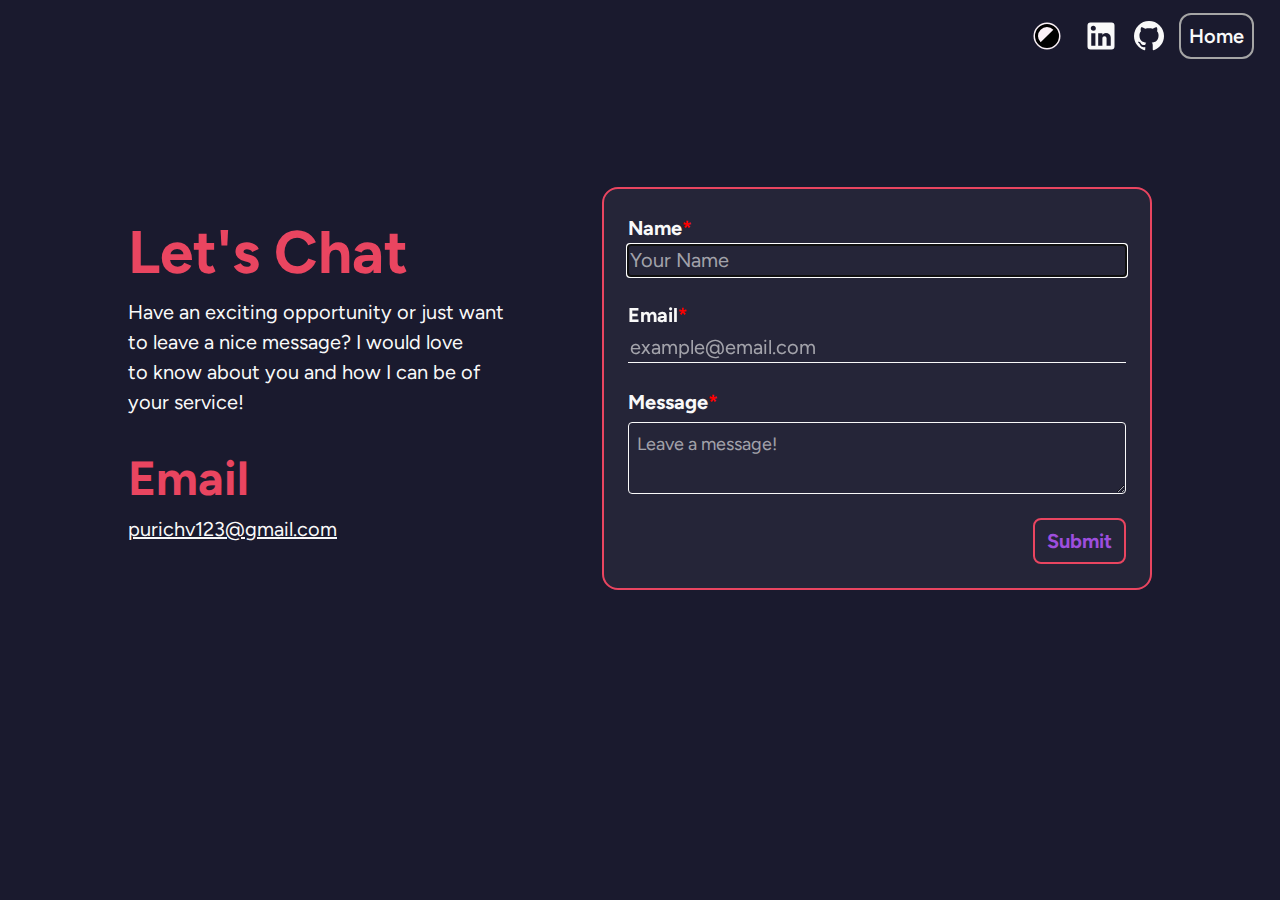
<file: contact.html>
<!DOCTYPE html>
<html lang="en">
<head>
    <meta charset="UTF-8">
    <meta name="viewport" content="width=device-width, initial-scale=1.0">
    <title>Contact Me</title>
    <link rel="preconnect" href="https://fonts.googleapis.com">
    <link rel="preconnect" href="https://fonts.gstatic.com" crossorigin>
    <link href="https://fonts.googleapis.com/css2?family=Figtree:ital,wght@0,300..900;1,300..900&display=swap" rel="stylesheet">
    <link rel="stylesheet" href="./styles/vars.css">
    <link rel="stylesheet" href="./styles/index.css">
    <link rel="stylesheet" href="./styles/contact.css">
 
</head>
<body>
    <nav>
        <button title="light/dark switch" class="themeButton">
            <svg id="theme-icon" xmlns="http://www.w3.org/2000/svg" width="24" height="24" viewBox="0 0 24 24"><g fill="currentColor"><circle cx="12" cy="12" r="8.5" stroke="#fff5fcfa" stroke-width="1"/><path fill="#fff5fcfa" d="M16.243 7.757a6 6 0 1 0-8.486 8.486L12 12z"/></g></svg>
        </button>
        <a href="https://www.linkedin.com/in/purich-viwatkurkul/">
            <svg role="img" id="linkedIn" xmlns="http://www.w3.org/2000/svg" width="24" height="24" viewBox="0 0 24 24">
                <title>LinkedIn Logo Hyperlink</title>
                <path fill="currentColor" d="M19 3a2 2 0 0 1 2 2v14a2 2 0 0 1-2 2H5a2 2 0 0 1-2-2V5a2 2 0 0 1 2-2zm-.5 15.5v-5.3a3.26 3.26 0 0 0-3.26-3.26c-.85 0-1.84.52-2.32 1.3v-1.11h-2.79v8.37h2.79v-4.93c0-.77.62-1.4 1.39-1.4a1.4 1.4 0 0 1 1.4 1.4v4.93zM6.88 8.56a1.68 1.68 0 0 0 1.68-1.68c0-.93-.75-1.69-1.68-1.69a1.69 1.69 0 0 0-1.69 1.69c0 .93.76 1.68 1.69 1.68m1.39 9.94v-8.37H5.5v8.37z"/>
            </svg>
        </a>
        <a href="https://github.com/pviwatkurkul">
            <svg role="img" id="github" xmlns="http://www.w3.org/2000/svg" width="24" height="24" viewBox="0 0 24 24">
                <title>Github Logo Hyperlink</title>
                <path fill="currentColor" d="M12 2A10 10 0 0 0 2 12c0 4.42 2.87 8.17 6.84 9.5c.5.08.66-.23.66-.5v-1.69c-2.77.6-3.36-1.34-3.36-1.34c-.46-1.16-1.11-1.47-1.11-1.47c-.91-.62.07-.6.07-.6c1 .07 1.53 1.03 1.53 1.03c.87 1.52 2.34 1.07 2.91.83c.09-.65.35-1.09.63-1.34c-2.22-.25-4.55-1.11-4.55-4.92c0-1.11.38-2 1.03-2.71c-.1-.25-.45-1.29.1-2.64c0 0 .84-.27 2.75 1.02c.79-.22 1.65-.33 2.5-.33s1.71.11 2.5.33c1.91-1.29 2.75-1.02 2.75-1.02c.55 1.35.2 2.39.1 2.64c.65.71 1.03 1.6 1.03 2.71c0 3.82-2.34 4.66-4.57 4.91c.36.31.69.92.69 1.85V21c0 .27.16.59.67.5C19.14 20.16 22 16.42 22 12A10 10 0 0 0 12 2"/></svg>
        </a>
        <a href="./index.html">
            <button id="home-button">Home</button>
        </a>
    </nav>
    <div class="mainContainer">
        <main>

            <h1>
                Let's Chat
            </h1>
            <p>
                Have an exciting opportunity or just want to leave a nice message? I would love to know about you and how I can be of your service!
            </p>
            <h2>Email</h2>
            <p>
                <a id="email-link" href="mailto:purichv123@gmail.com">
                    purichv123@gmail.com
                </a>
            </p>
        </main>

        <aside>
            <form id="contact-form" action="https://httpbin.org/post" autocomplete="on" method="POST" target="_blank" novalidate>
                <input type="hidden" name="possible_bot" value="true" hidden>

                <input type="hidden" name="form_errors" id="form_errors" value="">

                <label class="inputTitle required" for="name">Name</label>
                <input id="name" type="text" name="name" minlength="1"
                maxlength="50" placeholder="Your Name" autocomplete="on" autofocus required pattern="^[a-zA-Z0-9_]*$"/>

                <label class="inputTitle required" for="email">Email</label>
                <input id="email" type="email" name="email" placeholder="example@email.com" autocomplete="on" minlength="1" maxlength="50" 
                pattern="[^@\s]+@[^@\s]+\.[^@\s]+" required/>
                
                <label class="inputTitle required" for="message">Message</label>
                <textarea id="message" name="message" placeholder="Leave a message!" minlength="1" maxlength="2000" required></textarea>
                <output id="info" for="email" form="contact-form"></output>

                <button type="submit" id="form-submit">Submit</button>

                <output id="error" for="message" form="contact-form"></output>
                <output id="error2" for="email" form="contact-form"></output>
                <output id="error3" for="name" form="contact-form"></output>

            </form>

        </aside>
    </div>

    <noscript>Light Mode will not work with JavaScript off! Please turn on JavaScript to enable functionality</noscript>

    <script>
        document.addEventListener("DOMContentLoaded", () =>{

            let toggleTheme = document.getElementById("theme-mode-button");
            let nameInput = document.getElementById("name");
            let emailInput = document.getElementById("email");
            let messageInput = document.getElementById("message");

            let messageError = document.getElementById("error");
            let emailError = document.getElementById("error2");
            let nameError = document.getElementById("error3");
            const hiddenErrors = document.getElementById("form_errors");

            let outputInfo = document.getElementById("info");
            let form = document.getElementById("contact-form");

            nameInput.addEventListener("input", (e) =>{
                validateName(e);
            });

            messageInput.addEventListener("input", () =>{
                info()
                validateMessage();
            });

            emailInput.addEventListener("input", (e) =>{
                validateEmail(e);
            })

            form.addEventListener("submit", (e) =>{

                const form_errors = [];

                if (!validateName()) {
                    form_errors.push({
                    field: "name",
                    errorMessage: nameInput.validationMessage
                    });
                }
                if (!validateEmail()) {
                    form_errors.push({
                    field: "email",
                    errorMessage: emailInput.validationMessage
                    });
                }
                if (!validateMessage()) {
                    form_errors.push({
                    field: "message",
                    errorMessage: messageInput.validationMessage
                    });
                }


                hiddenErrors.value = JSON.stringify(form_errors);

            });

            let fadeTimeout;
            function validateName(e){
                if(!nameInput.checkValidity()){
                    nameError.textContent=`Illegal Character!`;

                    if (fadeTimeout) {
                        clearTimeout(fadeTimeout);
                    }

                    fadeTimeout = setTimeout(() =>{
                        nameError.classList.add('fade-out');
                    },2000);
                    return false
                }
                else if(nameInput.checkValidity()){
                    nameError.textContent="";
                    if (fadeTimeout) {
                        clearTimeout(fadeTimeout);
                    }
                    nameError.classList.remove('fade-out')
                    return true;
                }             
            }

            function validateEmail(e){
                if(!emailInput.checkValidity()){
                    emailError.textContent=`Email Invalid!`;
                    return false
                }
                else if(emailInput.checkValidity()){
                    emailError.textContent="";
                    return true;
                }                
            }

            function validateMessage(){
                let maxLength = 2000;
                let message = messageInput.value.trim();
                if (message.length == 0){
                    messageError.textContent = `Cannot submit empty message!`;
                    return false;
                }
                else if (message.length >= maxLength){
                    messageError.textContent = `Message too long! Please shorten.`;
                    return false;
                }
                else{
                    messageError.textContent = "";
                    return true;
                }
            };

            function info(){
                let maxLength = 2000;
                let message = messageInput.value.trim();

                if (message.length < maxLength){
                    outputInfo.textContent = `${(maxLength - message.length)}/${maxLength}`;
                    if((maxLength - message.length) <= (maxLength / 4)){
                        outputInfo.style.color = "red";
                    }
                    else if((maxLength - message.length) <= (maxLength/2)){
                        outputInfo.style.color= "yellow";
                    }
                    return true;
                }
                else{
                    outputInfo.textContent = "";
                    return false;
                }
            };

            let toggleButton = document.getElementsByClassName("themeButton")[0];
            const htmlElement = document.documentElement;

            const storedTheme = localStorage.getItem("theme") || "default";
            htmlElement.setAttribute("data-theme", storedTheme);

            toggleButton.addEventListener("click", () => {
                const currentTheme = htmlElement.getAttribute("data-theme");
                const newTheme = currentTheme === "default" ? "light" : "default";

                htmlElement.setAttribute("data-theme", newTheme);
                localStorage.setItem("theme", newTheme);
            });
         });


    </script>
</body>
</html>
</file>
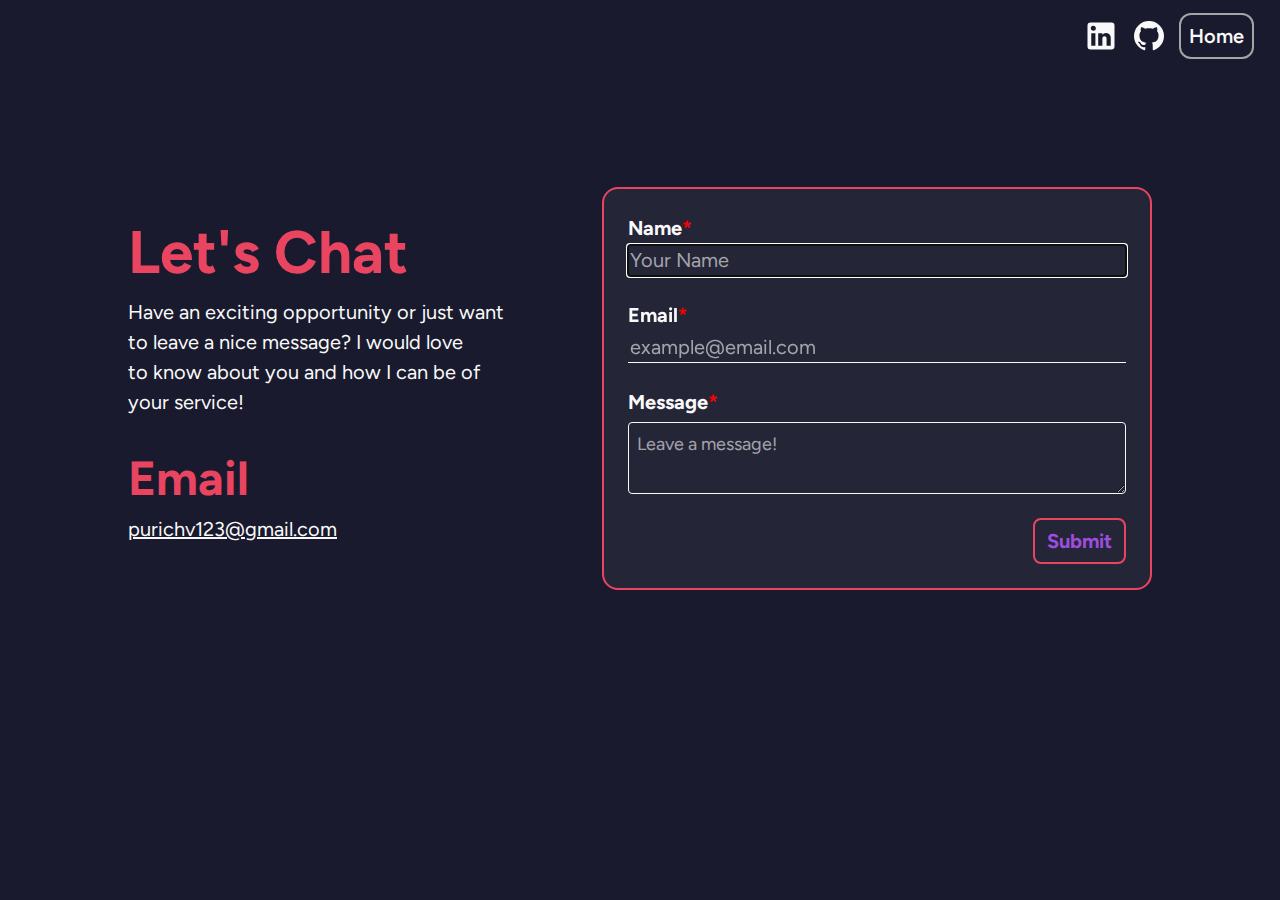
<file: form-no-js.html>
<!DOCTYPE html>
<html lang="en">
<head>
    <meta charset="UTF-8">
    <meta name="viewport" content="width=device-width, initial-scale=1.0">
    <title>Contact Me</title>
    <link rel="preconnect" href="https://fonts.googleapis.com">
    <link rel="preconnect" href="https://fonts.gstatic.com" crossorigin>
    <link href="https://fonts.googleapis.com/css2?family=Figtree:ital,wght@0,300..900;1,300..900&display=swap" rel="stylesheet">
    <link rel="stylesheet" href="./styles/vars.css">
    <link rel="stylesheet" href="./styles/index.css">
    <link rel="stylesheet" href="./styles/contact.css">
 
</head>
<body>
    <nav>
        <a href="https://www.linkedin.com/in/purich-viwatkurkul/">
            <svg role="img" id="linkedIn" xmlns="http://www.w3.org/2000/svg" width="24" height="24" viewBox="0 0 24 24">
                <title>LinkedIn Logo Hyperlink</title>
                <path fill="currentColor" d="M19 3a2 2 0 0 1 2 2v14a2 2 0 0 1-2 2H5a2 2 0 0 1-2-2V5a2 2 0 0 1 2-2zm-.5 15.5v-5.3a3.26 3.26 0 0 0-3.26-3.26c-.85 0-1.84.52-2.32 1.3v-1.11h-2.79v8.37h2.79v-4.93c0-.77.62-1.4 1.39-1.4a1.4 1.4 0 0 1 1.4 1.4v4.93zM6.88 8.56a1.68 1.68 0 0 0 1.68-1.68c0-.93-.75-1.69-1.68-1.69a1.69 1.69 0 0 0-1.69 1.69c0 .93.76 1.68 1.69 1.68m1.39 9.94v-8.37H5.5v8.37z"/>
            </svg>
        </a>
        <a href="https://github.com/pviwatkurkul">
            <svg role="img" id="github" xmlns="http://www.w3.org/2000/svg" width="24" height="24" viewBox="0 0 24 24">
                <title>Github Logo Hyperlink</title>
                <path fill="currentColor" d="M12 2A10 10 0 0 0 2 12c0 4.42 2.87 8.17 6.84 9.5c.5.08.66-.23.66-.5v-1.69c-2.77.6-3.36-1.34-3.36-1.34c-.46-1.16-1.11-1.47-1.11-1.47c-.91-.62.07-.6.07-.6c1 .07 1.53 1.03 1.53 1.03c.87 1.52 2.34 1.07 2.91.83c.09-.65.35-1.09.63-1.34c-2.22-.25-4.55-1.11-4.55-4.92c0-1.11.38-2 1.03-2.71c-.1-.25-.45-1.29.1-2.64c0 0 .84-.27 2.75 1.02c.79-.22 1.65-.33 2.5-.33s1.71.11 2.5.33c1.91-1.29 2.75-1.02 2.75-1.02c.55 1.35.2 2.39.1 2.64c.65.71 1.03 1.6 1.03 2.71c0 3.82-2.34 4.66-4.57 4.91c.36.31.69.92.69 1.85V21c0 .27.16.59.67.5C19.14 20.16 22 16.42 22 12A10 10 0 0 0 12 2"/></svg>
        </a>
        <a href="./index.html">
            <button id="home-button">Home</button>
        </a>
    </nav>
    <div class="mainContainer">
        <main>

            <h1>
                Let's Chat
            </h1>
            <p>
                Have an exciting opportunity or just want to leave a nice message? I would love to know about you and how I can be of your service!
            </p>
            <h2>Email</h2>
            <p>
                <a id="email-link" href="mailto:purichv123@gmail.com">
                    purichv123@gmail.com
                </a>
            </p>
        </main>

        <aside>
            <form id="contact-form" action="https://httpbin.org/post" autocomplete="on" method="POST" target="_blank">
                <input type="hidden" name="possible_bot" value="true" hidden>

                <label class="inputTitle required" for="name">Name</label>
                <input id="name" type="text" name="name" minlength="1"
                maxlength="50" placeholder="Your Name" autocomplete="on" autofocus required/>

                <label class="inputTitle required" for="email">Email</label>
                <input id="email" type="email" name="email" placeholder="example@email.com" autocomplete="on" minlength="1" maxlength="50" required
                pattern="[^@\s]+@[^@\s]+\.[^@\s]+"/>
                
                <label class="inputTitle required" for="message">Message</label>
                <textarea id="message" name="message" placeholder="Leave a message!" minlength="1" maxlength="2000" required></textarea>

                <button type="submit" id="form-submit">Submit</button>

                <output id="error" for="message" form="contact-form"></output>
                <output id="info" for="email" form=""contact-form"></output>
            </form>
        </aside>
    </div>

</body>
</html>
</file>
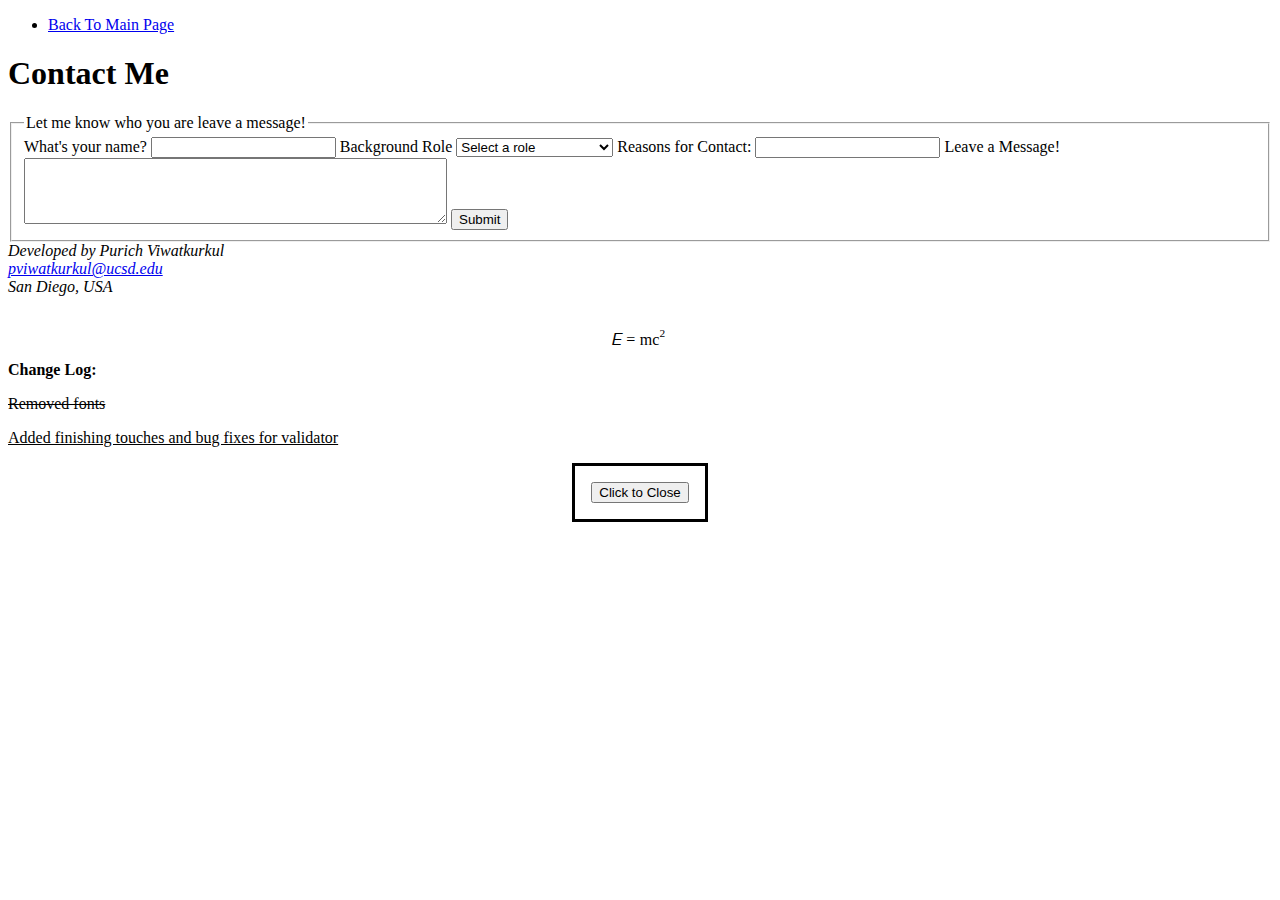
<file: src/contact.html>
<!DOCTYPE html>
<html lang="en">
<head>
    <meta charset="UTF-8">
    <meta name="viewport" content="width=device-width, initial-scale=1.0">
    <title>Contact Me</title>
    <style>
    </style>
</head>
<body>
    <aside>
        <ul>
            <li><a href="index.html">Back To Main Page</a></li>
        </ul>
    </aside>

    <h1>
        Contact Me
    </h1>

    <form autocomplete="on">
        <fieldset>
            <legend>Let me know who you are leave a message!</legend>

            <label for="name">What's your name?</label>
            <input id="name" type="text" name="name" required/>

            <label for="inquiry">Background Role</label>
            <select id="inquiry" required>
                <option value="" disabled selected>Select a role</option> 
            <optgroup label="Background">
                <option>Hiring Manager</option>
                <option>Recruiter</option>
                <option>Company Employee</option>
                <option>Visitor</option>
            </optgroup>
            </select>

            <label for="contact-choice">Reasons for Contact:</label>
            <input list="contact-reasons" name="contact-choice" id="contact-choice" required />
            <datalist id="contact-reasons" >
                <option value="General Inquiry"></option>
                <option value="Collaboration Opportunity"></option>
                <option value= "Job Opportunity"></option>
                <option value= "Freelance Work"></option>
            </datalist>

            <label for="message">Leave a Message!</label>

            <textarea id="message" name="message" rows="4" cols="50"></textarea>

            <button type="submit" id="closeDialog">Submit</button>

        </fieldset>
    </form>

    <footer>
        <address>
            Developed by Purich Viwatkurkul<br> 
            <a href="mailto:pviwatkurkul@ucsd.edu">pviwatkurkul@ucsd.edu</a> <br>
            San Diego, USA
        </address>
        <br>
        <p>
            <math display="block">
                <mrow>
                    <mi>E</mi>
                    <mo>=</mo>
                    <msup>
                        <mi>mc</mi>
                        <mn>2</mn>
                    </msup>
                </mrow>
            </math>
        </p>
            


        <b>Change Log:</b>
        <del>
            <p>Removed fonts</p>
        </del>
        <ins>
        <p>Added finishing touches and bug fixes for validator</p>
        </ins>

        <dialog open>
            <form method="dialog">
                <button>
                    Click to Close
                </button>
            </form>
        </dialog>
    </footer>
</body>
</html>
</file>
<file: styles/vars.css>
:root{
    /*Dark Mode Palette*/
    --background-blue:#1a1a2e;
    --dark-blue:#16213e;
    --frostwhite:#f9f9f9;
    --redpink:#e94560;
    --purple:#9d4edd;
    --cream:rgba(242, 213, 211, 0.75);
    --lightgrey:rgba(249, 249, 249, 0.6);
}
    /*Light Mode Palette*/
    [data-theme="light"]{
    --background-blue:#f8edeb;
    --frostwhite:#0b090a;
    --redpink:#800f2f;
    --dark-blue:#f2f2f2;
    --cream:#837b7b;
    --purple:#03045e;
    --lightgrey:#495057;
    }
</file>
<file: styles/index.css>
*, *::before, *::after {
    box-sizing: border-box;
  }
  
  * {
    margin: 0;
  }
  
  body {
    line-height: 1.5;
    -webkit-font-smoothing: antialiased;
    background-color: var(--background-blue,DarkBlue);
  }
  
  img, picture, video, canvas, svg {
    display: block;
  }
  
  input, button, textarea, select {
    font: inherit;
  }
  
  p, h1, h2, h3, h4, h5, h6 {
    overflow-wrap: break-word;
  }
  
  p {
    text-wrap: pretty;
  }
  h1, h2, h3, h4, h5, h6 {
    text-wrap: balance;
  }

  #root, #__next {
    isolation: isolate;
  }
</file>
<file: styles/about.css>
@media only screen and (min-width:320px){
    nav{
        width:100dvw;
        display:flex;
        justify-content: flex-end;
        gap:12px;
        align-items:center;
        margin-top:1%;
        margin-bottom:20px;
        padding-right:2%;
    }

    #linkedIn,#github{
        color:var(--frostwhite,white);
        display:block;
        transition: all .2s ease-in-out; 
    }

    #linkedIn:hover{
        transform: scale(1.2);
    }

    #github:hover{
        transform: scale(1.2);
    }

    #contact-button{
        color:var(--frostwhite,white);
        background:none;
        font-family:"Figtree", serif;
        font-size:0.75rem;/*12px*/
        font-weight:600;
        border-radius:8px;
        /*color-mix*/
        border:1px solid color-mix(in srgb, #9e9e9e, #ababab 50%);
        padding:4px;
        cursor:pointer;
        transition: all .2s ease-in-out; 
    }

    #contact-button:hover{
        transform: scale(1.1);
        border-color:var(--frostwhite,white);
    }

    .navigation{
        display:none;
    }

    /* Extra Credit */
    #about-me {
        font-family:"Figtree", serif;
        margin:0 10%;
        margin-bottom:100px;
        & h1{
            font-weight:700;
            font-size:34px;
            color:var(--redpink,red);
            animation:2s fadeIn;
            animation-timing-function: linear;
            animation-iteration-count: 1;
        }
    }

    #about-me p:nth-child(1){
        font-size:1rem;
        color:var(--frostwhite,white);
        line-height:normal;
        animation:1s fadeIn;  
        animation-timing-function: linear;
        animation-iteration-count: 1;
    }


    #about-me > h3{
        font-weight:700;
        font-size:23px;
        /*gamut color*/
        color: var(--cream,FloralWhite);
        animation:3s fadeIn;
        animation-timing-function: linear;
        animation-iteration-count: 1;
    }
    #about-me > h4{
        font-weight:600;
        font-size:19px;
        line-height:normal;
        margin-bottom:50px;
        color:var(--frostwhite,white);
        animation:4s fadeIn;
        animation-timing-function: linear;
        animation-iteration-count: 1;
    }

    @keyframes fadeIn{
        0%{
            opacity:0;
        }
        100%{
            opacity:1;
        }
    }
  
    section{
        text-wrap:balance;
    }
    section > h2{
        margin-bottom:20px;
        font-size:1.75rem;
        font-weight:700;
        color:var(--frostwhite,white);
    }

    section p{
        font-size:1rem;
        color:var(--frostwhite,white);
    }

    .themeButton{
        background:none;
        border:none;
    }

    .themeButton:hover{
        cursor:pointer;
    }
    
    #theme-icon{
        transition: all .2s ease-in-out; 
    }

    #theme-icon:hover{
        transform: scale(1.2);
    }
    
    noscript{
        color:var(--frostwhite,white);
    }
}

@media only screen and (min-width:992px){
    nav{
        margin-top:1%;
        margin-bottom:20px;
        padding-right:2%;
    }

    #linkedIn,#github{
        color:var(--frostwhite,white);
        width:36px;
        height:36px;
        display:block;
    }

    #contact-button{
        color:var(--frostwhite,white);
        background:none;
        font-family:"Figtree", serif;
        font-size:1rem;
        font-weight:600;
        border-radius:12px;
        border:2px solid color-mix(in srgb, #9e9e9e, #ababab 50%);
        padding:8px;
    }

  
    .navigation{
        position:sticky;
        left:0.5%;
        top:15%;
        display:block;
        width:fit-content;
    }

    .navigation ul{
        list-style:url('../assets/bullet-planet-small.svg');
        font-size:18px;
        font-family:"Figtree",serif;
        font-weight:700;
    }

    .navigation ul li a{
        color:var(--frostwhite,white);
        text-decoration:none;
    }

    .navigation ul li:hover{
        transition: all .2s ease-in-out; 
    }

    .navigation ul li:hover{
        transform: scale(1.2);
    }

    #about-me p:nth-child(1){
        font-size:1.25rem;
        color:var(--frostwhite,white);
        line-height:normal;
    }

    /* Extra Credit */
    #about-me {
        font-family:"Figtree", serif;
        margin:0 15%;
        margin-bottom:200px;
        & h1{
            font-weight:700;
            font-size:3rem;
            color:var(--redpink,red);
        }
    }
 
    #about-me > h3{
        font-weight:700;
        font-size:1.75rem;
        color: var(--cream,FloralWhite);
    }
    #about-me > h4{
        font-weight:600;
        font-size:1.5rem;
        line-height:normal;
        margin-bottom:100px;
        color:var(--frostwhite,white);
    }

    section{
        text-wrap:balance;
    }
    section > h2{
        margin-bottom:40px;
        font-size:38px;
        font-weight:700;
        color:var(--frostwhite,white);
    }
    section p{
        font-size:18px;
        color:var(--frostwhite,white);
    }

    #theme-icon{
        width:36px;
        height:36px;
    }

}

@media only screen and (min-width:1200px){
    nav{
        margin-top:1%;
        margin-bottom:20px;
        padding-right:2%;
    }

    #linkedIn,#github{
        color:var(--frostwhite,white);
        width:36px;
        height:36px;
        display:block;
    }

    #contact-button{
        color:var(--frostwhite,white);
        background:none;
        font-family:"Figtree", serif;
        font-size:1.25rem;
        font-weight:600;
        border-radius:12px;
        border:2px solid color-mix(in srgb, #9e9e9e, #ababab 50%);
        padding:6px 8px;
    }

  
    .navigation{
        position:sticky;
        left:1%;
        top:13%;
        display:block;
        width:fit-content;
    }

    .navigation ul{
        list-style:url('../assets/bullet-planet-small.svg');
        font-size:1.25rem;
        font-family:"Figtree",serif;
        font-weight:700;
    }

    .navigation ul li a{
        color:var(--frostwhite,white);
        text-decoration:none;
    }

    #about-me p:nth-child(1){
        font-size:1.25rem;
        color:var(--frostwhite,white);
        line-height:normal;
    }

    /* Extra Credit */
    #about-me {
        font-family:"Figtree", serif;
        margin:0 20%;
        margin-bottom:300px;
        & h1{
            font-weight:700;
            font-size:3.25rem;
            color:var(--redpink,red);
        }
    }

    #about-me > h3{
        font-weight:700;
        font-size:2rem;
        color: var(--cream,FloralWhite);
    }
    
    #about-me > h4{
        font-weight:600;
        font-size:1.75rem;
        line-height:normal;
        margin-bottom:290px;
        color:var(--frostwhite,white);
    }

    section{
        text-wrap:balance;
    }
    section > h2{
        margin-bottom:30px;
        font-size:2.75rem;
        font-weight:700;
        color:var(--frostwhite,white);
    }
    section p{
        font-size:1.25rem;
        color:var(--frostwhite,white);
    }
}
</file>
<file: styles/projects.css>
@media only screen and (min-width:320px){
    #projects{
        margin:0 10%;
    }

    .projectContainer{
        display:flex;
        flex-wrap:wrap;
        gap:20px;
        justify-content:center;
    }
    #projects > h2{
        margin-bottom:20px;
        font-size:28px;
        font-weight:700;
        color:var(--frostwhite,white);
        font-family:"Figtree", serif;
    }

    .projectCard{
        padding:25px;
        border:1px solid var(--frostwhite,white);
        border-radius:12px;
        max-width:320px;
        background-color: var(--dark-blue,navy);  
    }
   
    .projectCard > picture{
        margin-bottom:6px;
    }

    .projectCard > h4{
        color:var(--purple,DarkOrchid);
        font-size:19px;
        font-family:"Figtree", serif;
        margin-bottom:6px;
        font-weight:700;
    }

    .projectCard > p{
        color:var(--frostwhite,white);
        font-size:16px;
        font-family:"Figtree", serif;
        margin-bottom:6px;
    }
    
    .githubProject{
        display:flex;
        align-items:center;
        color:var(--frostwhite,white);
        transition: all .2s ease-in-out; 
    }

    .githubProject:hover{
        transform: scale(1.2);
    }
    .projectTags{
        display:flex;
        flex-wrap:wrap;
        gap:10px;
    }

}

@media only screen and (min-width:992px){
    #projects{
        margin:0 15%;
    }

    .projectContainer{
        display:flex;
        flex-wrap:wrap;
        gap:20px;
        justify-content:space-between;
    }
    #projects > h2{
        margin-bottom:20px;
        font-size:38px;
        font-weight:700;
        color:var(--frostwhite,white);
        font-family:"Figtree", serif;
    }

    .projectCard{
        padding:25px;
        border:1px solid var(--frostwhite,white);
        border-radius:12px;
        max-width:320px;
        background-color: var(--dark-blue,navy);  
        flex: 1 1 320px;
    }
    
    .projectCard > picture{
        margin-bottom:6px;
    }

    .projectCard> h4{
        color:var(--purple,DarkOrchid);
        font-size:24px;
        font-family:"Figtree", serif;
        margin-bottom:6px;
        font-weight:700;
    }

    .projectCard > p{
        color:var(--frostwhite,white);
        font-size:18px;
        font-family:"Figtree", serif;
        margin-bottom:6px;
    }

    .githubHyperLink{
        display:block;
        width:32px;
        height:32px;
    }

}

@media only screen and (min-width:1200px){
    #projects{
        margin:0;
    }

    .projectContainer{
        display:flex;
        flex-wrap:wrap;
        gap:40px 6%;
        margin:0 11%;
        justify-content:start;
        
    }
    #projects > h2{
        margin-bottom:20px;
        font-size:2.75rem;
        font-weight:700;
        color:var(--frostwhite,white);
        font-family:"Figtree", serif;
        margin-left:20%;
    }

    .projectCard{
        padding:20px 25px;
        border:1px solid var(--frostwhite,white);
        border-radius:12px;
        max-width:340px;
        background-color: var(--dark-blue,navy);  
        flex: 1 1 340px;
    }
    
    .projectCard > picture{
        margin-bottom:6px;
    }

    .projectCard > h4{
        color:var(--purple,DarkOrchid);
        font-size:1.75rem;
        font-family:"Figtree", serif;
        margin-bottom:6px;
        font-weight:700;
    }
    .projectCard > p{
        color:var(--frostwhite,white);
        font-size:1.25rem;
        font-family:"Figtree", serif;
        margin-bottom:6px;
    }

    .projectCard picture {
        display: block;
        width: 100%;
        height: 200px;
        overflow: hidden;
        margin-bottom: 15px;
        border-radius: 8px;
    }
    
    .projectCard img {
        width: 100%;
        height: 100%;
        object-position: center top; 
        transition: transform 0.3s ease;
    }
    
    /* Optional: Add hover effect */
    .projectCard img:hover {
        transform: scale(1.05);
    }

    .githubHyperLink{
        display:block;
        width:32px;
        height:32px;
    }
}
</file>
<file: styles/experience.css>
@media only screen and (min-width:320px){
    main{
        margin:0 10%;
        margin-bottom:100px;
    }
    main > h2{
        margin-bottom:20px;
        font-size:1.75rem;
        font-weight:700;
        color:var(--frostwhite,white);
        font-family:"Figtree", serif;
    }

    #experience-one{
        border:1px solid var(--frostwhite,white);
        border-radius:12px;
        padding:25px;
        background-color: var(--dark-blue,navy);  
        margin-bottom:40px;
    }

    #experience-one > p{
        color:var(--frostwhite,white);
        font-family:"Figtree", serif;
        margin-bottom:6px;
        font-size:1rem;
    }

    .jobHeader{
        display:flex;
        gap:20px;
        font-family:"Figtree", serif;
        font-weight:700;
        align-items:center;
        margin-bottom:2px;
    }

    .jobHeader > h4{
        color:var(--purple,DarkOrchid);
        font-size:19px;
    }
    
    .jobHeader > p{
        color:rgba(157, 78, 221, 0.65);
        font-size:1rem;
    }

    #experience-two{
        border:1px solid var(--frostwhite,white);
        border-radius:12px;
        padding:25px;
        background-color: var(--dark-blue,navy);  
        margin-bottom:40px;
    }

    #experience-two > p{
        color:var(--frostwhite,white);
        font-family:"Figtree", serif;
        margin-bottom:6px;
        font-size:1rem;
    }

    #resume{
        color:var(--frostwhite,white);
        font-family:"Figtree", serif;
        font-size:1.75rem;
        text-decoration:underline;
        display:flex;
        align-items:flex-end;
    }
    .toolTags{
        display:flex;
        gap:10px;
    }
    .tag{
        display:block;
        box-sizing:content-box;
        padding:8px;
        color:#e94560;
        font-family:"Figtree", serif;
        font-size:0.75rem;
        border:1px solid var(--redpink,red);
        border-radius:8px;
    }
}

@media only screen and (min-width:992px){
    main{
        margin:0 15%;
        margin-bottom:200px;
    }
    main > h2{
        margin-bottom:40px;
        font-size:38px;
        font-weight:700;
        color:var(--frostwhite,white);
        font-family:"Figtree", serif;
    }

    #experience-one{
        border:1px solid var(--frostwhite,white);
        border-radius:12px;
        padding:25px;
        background-color: var(--dark-blue,navy);  
        margin-bottom:40px;
    }

    #experience-one > p{
        color:var(--frostwhite,white);
        font-family:"Figtree", serif;
        margin-bottom:6px;
        font-size:18px;
    }

    .jobHeader{
        display:flex;
        gap:20px;
        font-family:"Figtree", serif;
        font-weight:700;
        align-items:center;
        margin-bottom:2px;
    }

    .jobHeader > h4{
        color:var(--purple,DarkOrchid);
        font-size:1.5rem;
    }
    
    .jobHeader > p{
        color:rgba(157, 78, 221, 0.65);
        font-size:18px;
    }

    #experience-two{
        border:1px solid var(--frostwhite,white);
        border-radius:12px;
        padding:25px;
        background-color: var(--dark-blue,navy);  
        margin-bottom:40px;
    }

    #experience-two > p{
        color:var(--frostwhite,white);
        font-family:"Figtree", serif;
        margin-bottom:6px;
        font-size:18px;
    }

    #resume{
        color:var(--frostwhite,white);
        font-family:"Figtree", serif;
        font-size:31px;
        text-decoration:underline;
    }
    .toolTags{
        display:flex;
        gap:10px;
    }
    .tag{
        display:block;
        box-sizing:content-box;
        padding:8px;
        color:#e94560;
        font-family:"Figtree", serif;
        font-size:14px;
        border:1px solid var(--redpink,red);
        border-radius:8px;
    }
}

@media only screen and (min-width:1200px){
    main{
        margin:0 20%;
        margin-bottom:250px;
    }
    main > h2{
        margin-bottom:30px;
        font-size:2.75rem;
        font-weight:700;
        color:var(--frostwhite,white);
        font-family:"Figtree", serif;
    }

    #experience-one{
        border:2px solid var(--frostwhite,white);
        border-radius:12px;
        padding:25px;
        background-color: var(--dark-blue,navy);  
        margin-bottom:50px;
    }

    #experience-one > p{
        color:var(--frostwhite,white);
        font-family:"Figtree", serif;
        margin-bottom:6px;
        font-size:1.25rem;
    }

    .jobHeader{
        display:flex;
        gap:20px;
        font-family:"Figtree", serif;
        font-weight:700;
        align-items:center;
        margin-bottom:2px;
    }

    .jobHeader > h4{
        color:var(--purple,DarkOrchid);
        font-size:1.75rem;
    }
    
    .jobHeader > p{
        color:rgba(157, 78, 221, 0.65);
        font-size:1.25rem;
    }

    #experience-two{
        border:2px solid var(--frostwhite,white);
        border-radius:12px;
        padding:25px;
        background-color: var(--dark-blue,navy);  
        margin-bottom:50px;
    }

    #experience-two > p{
        color:var(--frostwhite,white);
        font-family:"Figtree", serif;
        margin-bottom:6px;
        font-size:1.25rem;
    }

    #resume{
        color:var(--frostwhite,white);
        font-family:"Figtree", serif;
        font-size:1.25rem;
        text-decoration:underline;
    }
    .toolTags{
        display:flex;
        gap:10px;
    }
    .tag{
        display:block;
        box-sizing:content-box;
        padding:10px;
        color:#e94560;
        font-family:"Figtree", serif;
        font-size:1rem;
        border:1px solid var(--redpink,red);
        border-radius:8px;
    }
}
</file>
<file: src/styles/vars.css>
:root{
    --light-black:#1a1a2e;
    --white:#f9f9f9;
}
</file>
<file: src/styles/index.css>
*, *::before, *::after {
    box-sizing: border-box;
  }
  
  * {
    margin: 0;
  }
  
  body {
    line-height: 1.5;
    -webkit-font-smoothing: antialiased;
    background-color: var(--background-blue,DarkBlue);
  }
  
  img, picture, video, canvas, svg {
    display: block;
  }
  
  input, button, textarea, select {
    font: inherit;
  }
  
  p, h1, h2, h3, h4, h5, h6 {
    overflow-wrap: break-word;
  }
  
  p {
    text-wrap: pretty;
  }
  h1, h2, h3, h4, h5, h6 {
    text-wrap: balance;
  }

  #root, #__next {
    isolation: isolate;
  }
</file>
<file: src/styles/about.css>
@media only screen and (min-width:320px){
    nav{
        width:100dvw;
        display:flex;
        justify-content: flex-end;
        gap:12px;
        align-items:center;
        margin-top:1%;
        margin-bottom:20px;
        padding-right:2%;
    }

    #linkedIn,#github{
        color:var(--frostwhite,white);
        display:block;
        transition: all .2s ease-in-out; 
    }


    #linkedIn:hover{
        transform: scale(1.2);
    }

    #github:hover{
        transform: scale(1.2);
    }

    #contact-button{
        color:var(--frostwhite,white);
        background:none;
        font-family:"Figtree", serif;
        font-size:0.75rem;/*12px*/
        font-weight:600;
        border-radius:8px;
        /*color-mix*/
        border:1px solid color-mix(in srgb, #9e9e9e, #ababab 50%);
        padding:4px;
        cursor:pointer;
        transition: all .2s ease-in-out; 
    }

    #contact-button:hover{
        transform: scale(1.1);
        border-color:var(--white);
    }
    .navigation{
        display:none;
    }

    /* Extra Credit */
    #about-me {
        font-family:"Figtree", serif;
        margin:0 10%;
        margin-bottom:100px;
        & h1{
            font-weight:700;
            font-size:34px;
            color:var(--redpink,red);
            animation:500ms slide-in;
            animation-timing-function: linear;
            animation-iteration-count: 1;
        }
    }

    #about-me p:nth-child(1){
        font-size:1rem;
        color:var(--frostwhite,white);
        line-height:normal;
        animation:400ms slide-in;
        animation-timing-function: linear;
        animation-iteration-count: 1;
    }


    #about-me:has(> h3){
        font-weight:700;
        font-size:23px;
        /*gamut color*/
        color: color(display-p3 0.949 0.834 0.826 / 0.75);
        animation:700ms slide-in;
        animation-timing-function: linear;
        animation-iteration-count: 1;
    }
    #about-me > h4{
        font-weight:600;
        font-size:19px;
        line-height:normal;
        margin-bottom:50px;
        color:var(--frostwhite,white);
        animation:700ms slide-in;
        animation-timing-function: linear;
        animation-iteration-count: 1;
    }

    @keyframes slide-in{
        from{
            transform:translateX(-100%);
            opacity: 0;
        }
        
        to{
            transform:translateX(0%);
            opacity: 1;

        }
    }
  
    section{
        text-wrap:balance;
    }
    section > h2{
        margin-bottom:20px;
        font-size:1.75rem;
        font-weight:700;
        color:var(--frostwhite,white);
    }

    section p{
        font-size:1rem;
        color:var(--frostwhite,white);
    }
}

@media only screen and (min-width:992px){
    nav{
        margin-top:1%;
        margin-bottom:20px;
        padding-right:2%;
    }

    #linkedIn,#github{
        color:var(--frostwhite,white);
        width:36px;
        height:36px;
        display:block;
    }

    #contact-button{
        color:var(--frostwhite,white);
        background:none;
        font-family:"Figtree", serif;
        font-size:1rem;
        font-weight:600;
        border-radius:12px;
        border:2px solid color-mix(in srgb, #9e9e9e, #ababab 50%);
        padding:8px;
    }

  
    .navigation{
        position:sticky;
        left:0.5%;
        top:15%;
        display:block;
        width:fit-content;
    }

    .navigation ul{
        list-style:url('../assets/bullet-planet-small.svg');
        font-size:18px;
        font-family:"Figtree",serif;
        font-weight:700;
    }

    .navigation ul li a{
        color:var(--frostwhite,white);
        text-decoration:none;
    }

    .navigation ul li:hover{
        transition: all .2s ease-in-out; 
    }

    .navigation ul li:hover{
        transform: scale(1.2);
    }

    #about-me p:nth-child(1){
        font-size:1.25rem;
        color:var(--frostwhite,white);
        line-height:normal;
    }

    /* Extra Credit */
    #about-me {
        font-family:"Figtree", serif;
        margin:0 15%;
        margin-bottom:200px;
        & h1{
            font-weight:700;
            font-size:3rem;
            color:var(--redpink,red);
        }
    }
 
    #about-me:has(> h3){
        font-weight:700;
        font-size:1.75rem;
        color: color(display-p3 0.949 0.834 0.826 / 0.75);
    }
    #about-me > h4{
        font-weight:600;
        font-size:1.5rem;
        line-height:normal;
        margin-bottom:100px;
        color:var(--frostwhite,white);
    }

    section{
        text-wrap:balance;
    }
    section > h2{
        margin-bottom:40px;
        font-size:38px;
        font-weight:700;
        color:var(--frostwhite,white);
    }
    section p{
        font-size:18px;
        color:var(--frostwhite,white);
    }
}

@media only screen and (min-width:1200px){
    nav{
        margin-top:1%;
        margin-bottom:20px;
        padding-right:2%;
    }

    #linkedIn,#github{
        color:var(--frostwhite,white);
        width:48px;
        height:48px;
        display:block;
    }

    #contact-button{
        color:var(--frostwhite,white);
        background:none;
        font-family:"Figtree", serif;
        font-size:1.25rem;
        font-weight:600;
        border-radius:12px;
        border:2px solid color-mix(in srgb, #9e9e9e, #ababab 50%);
        padding:10px;
    }

  
    .navigation{
        position:sticky;
        left:1%;
        top:13%;
        display:block;
        width:fit-content;
    }

    .navigation ul{
        list-style:url('../assets/bullet-planet-small.svg');
        font-size:1.25rem;
        font-family:"Figtree",serif;
        font-weight:700;
    }

    .navigation ul li a{
        color:var(--frostwhite,white);
        text-decoration:none;
    }

    #about-me p:nth-child(1){
        font-size:1.75rem;
        color:var(--frostwhite,white);
        line-height:normal;
    }

    /* Extra Credit */
    #about-me {
        font-family:"Figtree", serif;
        margin:0 20%;
        margin-bottom:300px;
        & h1{
            font-weight:700;
            font-size:3.75rem;
            color:var(--redpink,red);
        }
    }

    #about-me:has(> h3){
        font-weight:700;
        font-size:38px;
        color: color(display-p3 0.949 0.834 0.826 / 0.75);
    }
    
    #about-me > h4{
        font-weight:600;
        font-size:2rem;
        line-height:normal;
        margin-bottom:100px;
        color:var(--frostwhite,white);
    }

    section{
        text-wrap:balance;
    }
    section > h2{
        margin-bottom:40px;
        font-size:3rem;
        font-weight:700;
        color:var(--frostwhite,white);
    }
    section p{
        font-size:1.25rem;
        color:var(--frostwhite,white);
    }
}
</file>
<file: src/styles/projects.css>
@media only screen and (min-width:320px){
    #projects{
        margin:0 10%;
    }

    .projectContainer{
        display:flex;
        flex-wrap:wrap;
        gap:20px;
        justify-content:center;
    }
    #projects > h2{
        margin-bottom:20px;
        font-size:28px;
        font-weight:700;
        color:var(--frostwhite,white);
        font-family:"Figtree", serif;
    }

    #project-one{
        padding:25px;
        border:1px solid var(--frostwhite,white);
        border-radius:12px;
        max-width:320px;
        background-color: var(--dark-blue,navy);  
    }
    
    #project-one > picture{
        margin-bottom:6px;
    }
    #project-one > h4{
        color:var(--purple,DarkOrchid);
        font-size:19px;
        font-family:"Figtree", serif;
        margin-bottom:6px;
        font-weight:700;
    }
    #project-one > p{
        color:var(--frostwhite,white);
        font-size:16px;
        font-family:"Figtree", serif;
        margin-bottom:6px;
    }

    #project-two{
        padding:25px;
        border:1px solid var(--frostwhite,white);
        border-radius:12px;
        max-width:320px;
        background-color: var(--dark-blue,navy);  
    }
    
    #project-two > picture{
        margin-bottom:6px;
    }
    #project-two > h4{
        color:var(--purple,DarkOrchid);
        font-size:19px;
        font-family:"Figtree", serif;
        margin-bottom:6px;
        font-weight:700;
    }
    #project-two > p{
        color:var(--frostwhite,white);
        font-size:16px;
        font-family:"Figtree", serif;
        margin-bottom:6px;
    }

    #project-three{
        padding:25px;
        border:1px solid var(--frostwhite,white);
        border-radius:12px;
        max-width:320px;
        background-color: var(--dark-blue,navy);  

    }
    
    #project-three > picture{
        margin-bottom:6px;
    }
    #project-three> h4{
        color:var(--purple,DarkOrchid);
        font-size:19px;
        font-family:"Figtree", serif;
        margin-bottom:6px;
        font-weight:700;
    }
    #project-three > p{
        color:var(--frostwhite,white);
        font-size:16px;
        font-family:"Figtree", serif;
        margin-bottom:6px;
    }
    
    .githubProject{
        display:flex;
        align-items:center;
        color:var(--frostwhite,white);
        transition: all .2s ease-in-out; 
    }

    .githubProject:hover{
        transform: scale(1.2);
    }
    .projectTags{
        display:flex;
        flex-wrap:wrap;
        gap:10px;
    }

}

@media only screen and (min-width:992px){
    #projects{
        margin:0 15%;
    }

    .projectContainer{
        display:flex;
        flex-wrap:wrap;
        gap:20px;
        justify-content:flex-start;
    }
    #projects > h2{
        margin-bottom:20px;
        font-size:38px;
        font-weight:700;
        color:var(--frostwhite,white);
        font-family:"Figtree", serif;
    }

    #project-one{
        padding:25px;
        border:1px solid var(--frostwhite,white);
        border-radius:12px;
        max-width:320px;
        background-color: var(--dark-blue,navy);  
        flex: 1 1 320px;
    }
    
    #project-one > picture{
        margin-bottom:6px;
    }
    #project-one > h4{
        color:var(--purple,DarkOrchid);
        font-size:24px;
        font-family:"Figtree", serif;
        margin-bottom:6px;
        font-weight:700;
    }
    #project-one > p{
        color:var(--frostwhite,white);
        font-size:18px;
        font-family:"Figtree", serif;
        margin-bottom:6px;
    }

    #project-two{
        padding:25px;
        border:1px solid var(--frostwhite,white);
        border-radius:12px;
        max-width:320px;
        background-color: var(--dark-blue,navy);  
        flex: 1 1 320px; 
    }
    
    #project-two > picture{
        margin-bottom:6px;
    }
    #project-two > h4{
        color:var(--purple,DarkOrchid);
        font-size:24px;
        font-family:"Figtree", serif;
        margin-bottom:6px;
        font-weight:700;
    }
    #project-two > p{
        color:var(--frostwhite,white);
        font-size:18px;
        font-family:"Figtree", serif;
        margin-bottom:6px;
    }

    #project-three{
        padding:25px;
        border:1px solid var(--frostwhite,white);
        border-radius:12px;
        max-width:320px; 
        background-color: var(--dark-blue,navy);  
        flex: 1 1 320px;
    }
    
    #project-three > picture{
        margin-bottom:6px;
    }
    #project-three> h4{
        color:var(--purple,DarkOrchid);
        font-size:24px;
        font-family:"Figtree", serif;
        margin-bottom:6px;
        font-weight:700;
    }
    #project-three > p{
        color:var(--frostwhite,white);
        font-size:18px;
        font-family:"Figtree", serif;
        margin-bottom:6px;
    }

    .githubHyperLink{
        display:block;
        width:32px;
        height:32px;
    }

}

@media only screen and (min-width:1200px){
    #projects{
        margin:0;
    }

    .projectContainer{
        display:flex;
        flex-wrap:wrap;
        justify-content:space-between;
        margin:0 15%;
        
    }
    #projects > h2{
        margin-bottom:20px;
        font-size:48px;
        font-weight:700;
        color:var(--frostwhite,white);
        font-family:"Figtree", serif;
        margin-left:20%;
    }

    #project-one{
        padding:25px;
        border:1px solid var(--frostwhite,white);
        border-radius:12px;
        max-width:400px;
        background-color: var(--dark-blue,navy);  
        flex: 1 1 400px;
    }
    
    #project-one > picture{
        margin-bottom:6px;
    }
    #project-one > h4{
        color:var(--purple,DarkOrchid);
        font-size:32px;
        font-family:"Figtree", serif;
        margin-bottom:6px;
        font-weight:700;
    }
    #project-one > p{
        color:var(--frostwhite,white);
        font-size:20px;
        font-family:"Figtree", serif;
        margin-bottom:6px;
    }

    #project-two{
        padding:25px;
        border:1px solid var(--frostwhite,white);
        border-radius:12px;
        max-width:400px;
        background-color: var(--dark-blue,navy);  
        flex: 1 1 400px; 
    }
    
    #project-two > picture{
        margin-bottom:6px;
    }
    #project-two > h4{
        color:var(--purple,DarkOrchid);
        font-size:32px;
        font-family:"Figtree", serif;
        margin-bottom:6px;
        font-weight:700;
    }
    #project-two > p{
        color:var(--frostwhite,white);
        font-size:20px;
        font-family:"Figtree", serif;
        margin-bottom:6px;
    }

    #project-three{
        padding:25px;
        border:1px solid var(--frostwhite,white);
        border-radius:12px;
        max-width:400px; 
        background-color: var(--dark-blue,navy);  
        flex: 1 1 400px;
    }
    
    #project-three > picture{
        margin-bottom:6px;
    }
    #project-three> h4{
        color:var(--purple,DarkOrchid);
        font-size:32px;
        font-family:"Figtree", serif;
        margin-bottom:6px;
        font-weight:700;
    }
    #project-three > p{
        color:var(--frostwhite,white);
        font-size:20px;
        font-family:"Figtree", serif;
        margin-bottom:6px;
    }

    .githubHyperLink{
        display:block;
        width:32px;
        height:32px;
    }
}
</file>
<file: src/styles/experience.css>
@media only screen and (min-width:320px){
    main{
        margin:0 10%;
        margin-bottom:100px;
    }
    main > h2{
        margin-bottom:20px;
        font-size:1.75rem;
        font-weight:700;
        color:var(--frostwhite,white);
        font-family:"Figtree", serif;
    }

    #experience-one{
        border:1px solid var(--frostwhite,white);
        border-radius:12px;
        padding:25px;
        background-color: var(--dark-blue,navy);  
        margin-bottom:40px;
    }

    #experience-one > p{
        color:var(--frostwhite,white);
        font-family:"Figtree", serif;
        margin-bottom:6px;
        font-size:1rem;
    }

    .jobHeader{
        display:flex;
        gap:20px;
        font-family:"Figtree", serif;
        font-weight:700;
        align-items:center;
        margin-bottom:2px;
    }

    .jobHeader > h4{
        color:var(--purple,DarkOrchid);
        font-size:19px;
    }
    
    .jobHeader > p{
        color:rgba(157, 78, 221, 0.65);
        font-size:1rem;
    }

    #experience-two{
        border:1px solid var(--frostwhite,white);
        border-radius:12px;
        padding:25px;
        background-color: var(--dark-blue,navy);  
        margin-bottom:40px;
    }

    #experience-two > p{
        color:var(--frostwhite,white);
        font-family:"Figtree", serif;
        margin-bottom:6px;
        font-size:1rem;
    }

    #resume{
        color:var(--frostwhite,white);
        font-family:"Figtree", serif;
        font-size:1.75rem;
        text-decoration:underline;
    }
    .toolTags{
        display:flex;
        gap:10px;
    }
    .tag{
        display:block;
        box-sizing:content-box;
        padding:8px;
        color:#e94560;
        font-family:"Figtree", serif;
        font-size:0.75rem;
        border:1px solid var(--redpink,red);
        border-radius:8px;
    }
}

@media only screen and (min-width:992px){
    main{
        margin:0 15%;
        margin-bottom:200px;
    }
    main > h2{
        margin-bottom:40px;
        font-size:38px;
        font-weight:700;
        color:var(--frostwhite,white);
        font-family:"Figtree", serif;
    }

    #experience-one{
        border:1px solid var(--frostwhite,white);
        border-radius:12px;
        padding:25px;
        background-color: var(--dark-blue,navy);  
        margin-bottom:40px;
    }

    #experience-one > p{
        color:var(--frostwhite,white);
        font-family:"Figtree", serif;
        margin-bottom:6px;
        font-size:18px;
    }

    .jobHeader{
        display:flex;
        gap:20px;
        font-family:"Figtree", serif;
        font-weight:700;
        align-items:center;
        margin-bottom:2px;
    }

    .jobHeader > h4{
        color:var(--purple,DarkOrchid);
        font-size:1.5rem;
    }
    
    .jobHeader > p{
        color:rgba(157, 78, 221, 0.65);
        font-size:18px;
    }

    #experience-two{
        border:1px solid var(--frostwhite,white);
        border-radius:12px;
        padding:25px;
        background-color: var(--dark-blue,navy);  
        margin-bottom:40px;
    }

    #experience-two > p{
        color:var(--frostwhite,white);
        font-family:"Figtree", serif;
        margin-bottom:6px;
        font-size:18px;
    }

    #resume{
        color:var(--frostwhite,white);
        font-family:"Figtree", serif;
        font-size:31px;
        text-decoration:underline;
    }
    .toolTags{
        display:flex;
        gap:10px;
    }
    .tag{
        display:block;
        box-sizing:content-box;
        padding:8px;
        color:#e94560;
        font-family:"Figtree", serif;
        font-size:14px;
        border:1px solid var(--redpink,red);
        border-radius:8px;
    }
}

@media only screen and (min-width:1200px){
    main{
        margin:0 20%;
        margin-bottom:300px;
    }
    main > h2{
        margin-bottom:40px;
        font-size:3rem;
        font-weight:700;
        color:var(--frostwhite,white);
        font-family:"Figtree", serif;
    }

    #experience-one{
        border:2px solid var(--frostwhite,white);
        border-radius:12px;
        padding:25px;
        background-color: var(--dark-blue,navy);  
        margin-bottom:50px;
    }

    #experience-one > p{
        color:var(--frostwhite,white);
        font-family:"Figtree", serif;
        margin-bottom:6px;
        font-size:1.25rem;
    }

    .jobHeader{
        display:flex;
        gap:20px;
        font-family:"Figtree", serif;
        font-weight:700;
        align-items:center;
        margin-bottom:2px;
    }

    .jobHeader > h4{
        color:var(--purple,DarkOrchid);
        font-size:2rem;
    }
    
    .jobHeader > p{
        color:rgba(157, 78, 221, 0.65);
        font-size:1.25rem;
    }

    #experience-two{
        border:2px solid var(--frostwhite,white);
        border-radius:12px;
        padding:25px;
        background-color: var(--dark-blue,navy);  
        margin-bottom:50px;
    }

    #experience-two > p{
        color:var(--frostwhite,white);
        font-family:"Figtree", serif;
        margin-bottom:6px;
        font-size:1.25rem;
    }

    #resume{
        color:var(--frostwhite,white);
        font-family:"Figtree", serif;
        font-size:38px;
        text-decoration:underline;
    }
    .toolTags{
        display:flex;
        gap:10px;
    }
    .tag{
        display:block;
        box-sizing:content-box;
        padding:10px;
        color:#e94560;
        font-family:"Figtree", serif;
        font-size:1rem;
        border:1px solid var(--redpink,red);
        border-radius:8px;
    }
}
</file>
<file: styles/contact.css>
@media only screen and (min-width:320px){
    nav{
        width:100dvw;
        display:flex;
        justify-content: flex-end;
        gap:12px;
        align-items:center;
        margin-top:1%;
        margin-bottom:20px;
        padding-right:2%;
    }

    #linkedIn,#github{
        color:var(--frostwhite,white);
        display:block;
        transition: all .2s ease-in-out; 
    }

    #linkedIn:hover{
        transform: scale(1.2);
    }

    #github:hover{
        transform: scale(1.2);
    }

    #home-button{
        color:var(--frostwhite,white);
        background:none;
        font-family:"Figtree", serif;
        font-size:0.75rem;/*12px*/
        font-weight:600;
        border-radius:8px;
        /*color-mix*/
        border:1px solid color-mix(in srgb, #9e9e9e, #ababab 50%);
        padding:4px;
        cursor:pointer;
        transition: all .2s ease-in-out; 
    }

    #home-button:hover{
        transform: scale(1.1);
        border-color:var(--white);
    }
    .navigation{
        display:none;
    }

    .mainContainer{
        display:flex;
        flex-wrap:wrap;
        margin:10% 10%;
        justify-content: space-between;
        align-items:center;
    }

    main{
        max-width:300px;
    }
    main > h1{
        font-family:"Figtree",serif;
        font-weight:700;
        font-size:34px;
        color:var(--redpink, red);
    }

    main > h2{
        font-family:"Figtree",serif;
        font-weight:700;
        font-size:1.75rem;
        color:var(--redpink,red);
    }
    
    main > p {
        font-family:"Figtree",serif;
        font-weight:400;
        font-size:1rem;
        color:var(--frostwhite,white);
        margin-bottom:25px;
    }

    #email-link{
        text-decoration:underline;
        color:var(--frostwhite,white);
    }
    
    aside{
        width:100%;
        min-width:250px;
        max-width:400px;
        flex-grow:1;
    }
    #contact-form{
        border:1px solid var(--redpink,red);
        padding:10px;
        border-radius:12px;
        display:flex;
        flex-direction:column;
        background-color:rgba(249, 249, 249, 0.05)
    }

    .inputTitle{
        font-family:"Figtree",serif;
        font-weight:700;
        font-size:1rem;
        margin-bottom:2px;
        color:var(--frostwhite,white);
    }

    .required:after {
        content:"*";
        color: red;
      }

    input{
        font-family:"Figtree",serif;
        font-size:1rem;
        border:none;
        border-bottom:1px solid var(--frostwhite,white);
        padding:0 2px;
        background:none;
        color:var(--frostwhite,white);
        margin-bottom:10px;
    }


    input::placeholder{
        font-family:"Figtree",serif;
        font-weight:400;
        font-size:1rem;
        color:var(--lightgrey,Gainsboro);
    }

    input:user-invalid:required{
        border:1px solid var(--redpink,red);
        border-radius:8px;
    }

    textarea{
        font-family:"Figtree",serif;
        font-weight:400;
        font-size:0.75rem;
        color:var(--frostwhite,white);
        background:none;
        border:1px solid var(--frostwhite,white);
        border-radius:4px;
        margin-top:3px;
        margin-bottom:10px;
        padding:8px;
    }

    textarea:user-invalid:required{
        border:1px solid var(--redpink,red);
    }

    #message::placeholder{
        font-family:"Figtree",serif;
        font-weight:400;
        font-size:0.75rem;
        color:var(--lightgrey,Gainsboro);
    }

    #form-submit{
        font-family:"Figtree",serif;
        font-weight:700;
        background:none;
        border:1px solid var(--redpink,red);
        color:var(--purple,purple);
        font-size:1rem;
        padding:6px 12px;
        align-self:flex-end;
        flex-basis:auto;
        border-radius:8px;
    }

    #form-submit:hover{
        cursor:pointer;
    }

    #info{
        font-family:"Figtree",serif;
        font-size:1rem;
        color:Aquamarine;
    }

    #error{
        font-family:"Figtree",serif;
        font-size:1rem;
        color:var(--redpink,white);

    }
    
    #error2{
        font-family:"Figtree",serif;
        font-size:1rem;
        color:var(--redpink,white);
    }

    #error3{
        font-family:"Figtree",serif;
        font-size:1rem;
        color:var(--redpink,white);
        opacity:1;
        transition:opacity 1s ease-out;
    }

    #error3.fade-out{
        opacity:0;
    }

    .themeButton{
        background:none;
        border:none;
    }

    .themeButton:hover{
        cursor:pointer;
    }
    
    #theme-icon{
        transition: all .2s ease-in-out; 
    }

    #theme-icon:hover{
        transform: scale(1.2);
    }

    noscript{
        color:var(--frostwhite,white);
    }
}

@media only screen and (min-width:992px){
    nav{
        margin-top:1%;
        margin-bottom:20px;
        padding-right:2%;
    }

    #linkedIn,#github{
        color:var(--frostwhite,white);
        width:36px;
        height:36px;
        display:block;
    }

    #home-button{
        color:var(--frostwhite,white);
        background:none;
        font-family:"Figtree", serif;
        font-size:1rem;
        font-weight:600;
        border-radius:12px;
        border:2px solid color-mix(in srgb, #9e9e9e, #ababab 50%);
        padding:8px;
    }

  
    .navigation{
        position:sticky;
        left:0.5%;
        top:15%;
        display:block;
        width:fit-content;
    }

    .navigation ul{
        list-style:url('../assets/bullet-planet-small.svg');
        font-size:18px;
        font-family:"Figtree",serif;
        font-weight:700;
    }

    .navigation ul li a{
        color:var(--frostwhite,white);
        text-decoration:none;
    }

    .navigation ul li:hover{
        transition: all .2s ease-in-out; 
    }

    .navigation ul li:hover{
        transform: scale(1.2);
    }

    main{
        max-width:300px;
    }
    main > h1{
        font-size:3rem;
    }

    main > h2{
        font-size:38px;
    }
    
    main > p {
        font-size:18px;
    }

    #email-link{
        text-decoration:underline;
        color:var(--frostwhite,white);
    }
    
    aside{
        width:100%;
        min-width:400px;
        max-width:450px;
        flex-grow:1;
    }

    #contact-form{
        border:2px solid var(--redpink,red);
        padding:12px;
        border-radius:12px;
    }

    .inputTitle{
        font-size:18px;
        margin-bottom:2px;
    }

    .required:after {
        content:"*";
        color: red;
      }

    input{
        font-family:"Figtree",serif;
        font-size:18px;
        border:none;
        border-bottom:1px solid var(--frostwhite,white);
        padding:0 2px;
        background:none;
        color:var(--frostwhite,white);
        margin-bottom:20px;
    }

    input:user-invalid:required{
        border:2px solid var(--redpink,red);
        border-radius:8px;
    }

    input::placeholder{
        font-family:"Figtree",serif;
        font-weight:400;
        font-size:18px;
        color:var(--lightgrey,Gainsboro);
    }

    textarea{
        width:100%;
        box-sizing:border-box;
        font-family:"Figtree",serif;
        font-weight:400;
        font-size:1rem;
        color:var(--frostwhite,white);
        background:none;
        border:1px solid var(--frostwhite,white);
        border-radius:4px;
        margin-top:3px;
        margin-bottom:20px;
    }

    textarea:user-invalid:required{
        border:2px solid var(--redpink,red);
    }

    #message::placeholder{
        font-family:"Figtree",serif;
        font-weight:400;
        font-size:1rem;
        color:var(--lightgrey,Gainsboro);
    }

    #form-submit{
        font-family:"Figtree",serif;
        font-weight:700;
        background:none;
        border:1px solid var(--redpink,red);
        color:var(--purple,purple);
        font-size:18px;
        padding:6px 12px;
        align-self:flex-end;
        flex-basis:auto;
        border-radius:8px;
    }

    #theme-icon{
        width:36px;
        height:36px;
    }
}

@media only screen and (min-width: 1200px){
    nav{
        margin-top:1%;
        margin-bottom:20px;
        padding-right:2%;
    }

    #linkedIn,#github{
        color:var(--frostwhite,white);
        width:36px;
        height:36px;
        display:block;
    }

    #home-button{
        color:var(--frostwhite,white);
        background:none;
        font-family:"Figtree", serif;
        font-size:1.25rem;
        font-weight:600;
        border-radius:12px;
        border:2px solid color-mix(in srgb, #9e9e9e, #ababab 50%);
        padding:6px 8px;
    }

  
    .navigation{
        position:sticky;
        left:1%;
        top:13%;
        display:block;
        width:fit-content;
    }

    .navigation ul{
        list-style:url('../assets/bullet-planet-small.svg');
        font-size:1.25rem;
        font-family:"Figtree",serif;
        font-weight:700;
    }

    .navigation ul li a{
        color:var(--frostwhite,white);
        text-decoration:none;
    }

    .mainContainer{
        margin:10% 10%;
    }
    main{
        max-width:400px;
    }
    main > h1{
        font-size:3.75rem;
    }

    main > h2{
        font-size:3rem;
    }
    
    main > p {
        font-size:20px;
    }

    #email-link{
        text-decoration:underline;
        color:var(--frostwhite,white);
    }
    
    aside{
        width:100%;
        min-width:450px;
        max-width:550px;
        flex-grow:1;
    }

    #contact-form{
        border:2px solid var(--redpink,red);
        padding:24px;
        border-radius:16px;
    }

    .inputTitle{
        font-size:20px;
        margin-bottom:2px;
    }

    .required:after {
        content:"*";
        color: red;
      }

    input{
        font-family:"Figtree",serif;
        font-size:20px;
        border:none;
        border-bottom:1px solid var(--frostwhite,white);
        padding:0 2px;
        background:none;
        color:var(--frostwhite,white);
        margin-bottom:24px;
    }


    input::placeholder{
        font-family:"Figtree",serif;
        font-weight:400;
        font-size:20px;
        color:var(--lightgrey,Gainsboro);
    }

    textarea{
        width:100%;
        box-sizing:border-box;
        font-family:"Figtree",serif;
        font-weight:400;
        font-size:18px;
        color:var(--frostwhite,white);
        background:none;
        border:1px solid var(--frostwhite,white);
        border-radius:4px;
        margin-top:3px;
        margin-bottom:24px;
    }

    #message::placeholder{
        font-family:"Figtree",serif;
        font-weight:400;
        font-size:18px;
        color:var(--lightgrey,Gainsboro);
    }

    #form-submit{
        font-family:"Figtree",serif;
        font-weight:700;
        background:none;
        border:2px solid var(--redpink,red);
        color:var(--purple,purple);
        font-size:20px;
        padding:6px 12px;
        align-self:flex-end;
        flex-basis:auto;
        border-radius:8px;
    }

    #theme-icon{
        width:36px;
        height:36px;
    }
}

@media only screen and (min-width:1600px){
    .mainContainer{
        margin:10% 13%;
    }
    main{
        max-width:500px;
    }
    main > h1{
        font-size:4rem;
    }

    main > h2{
        font-size:3.25rem;
    }
    
    main > p {
        font-size:24px;
    }

    #email-link{
        text-decoration:underline;
        color:var(--frostwhite,white);
    }
    
    aside{
        width:100%;
        min-width:550px;
        max-width:650px;
        flex-grow:1;
    }

    #contact-form{
        border:2px solid var(--redpink,red);
        padding:24px;
        border-radius:16px;
    }

    .inputTitle{
        font-size:24px;
        margin-bottom:2px;
    }

    .required:after {
        content:"*";
        color: red;
      }

    input{
        font-family:"Figtree",serif;
        font-size:24px;
        border:none;
        border-bottom:1px solid var(--frostwhite,white);
        padding:4px 8px;
        background:none;
        color:var(--frostwhite,white);
        margin-bottom:32px;
    }


    input::placeholder{
        font-family:"Figtree",serif;
        font-weight:400;
        font-size:24px;
        color:var(--lightgrey,Gainsboro);
    }

    textarea{
        width:100%;
        box-sizing:border-box;
        font-family:"Figtree",serif;
        font-weight:400;
        font-size:20px;
        color:var(--frostwhite,white);
        background:none;
        border:2px solid var(--frostwhite,white);
        border-radius:8px;
        margin-top:3px;
        margin-bottom:32px;
    }

    #message::placeholder{
        font-family:"Figtree",serif;
        font-weight:400;
        font-size:20px;
        color:var(--lightgrey,Gainsboro);
    }

    #form-submit{
        font-family:"Figtree",serif;
        font-weight:700;
        background:none;
        border:2px solid var(--redpink,red);
        color:var(--purple,purple);
        font-size:24px;
        padding:6px 12px;
        align-self:flex-end;
        flex-basis:auto;
        border-radius:8px;
    }

    #theme-icon{
        width:36px;
        height:36px;
    }
}
</file>
